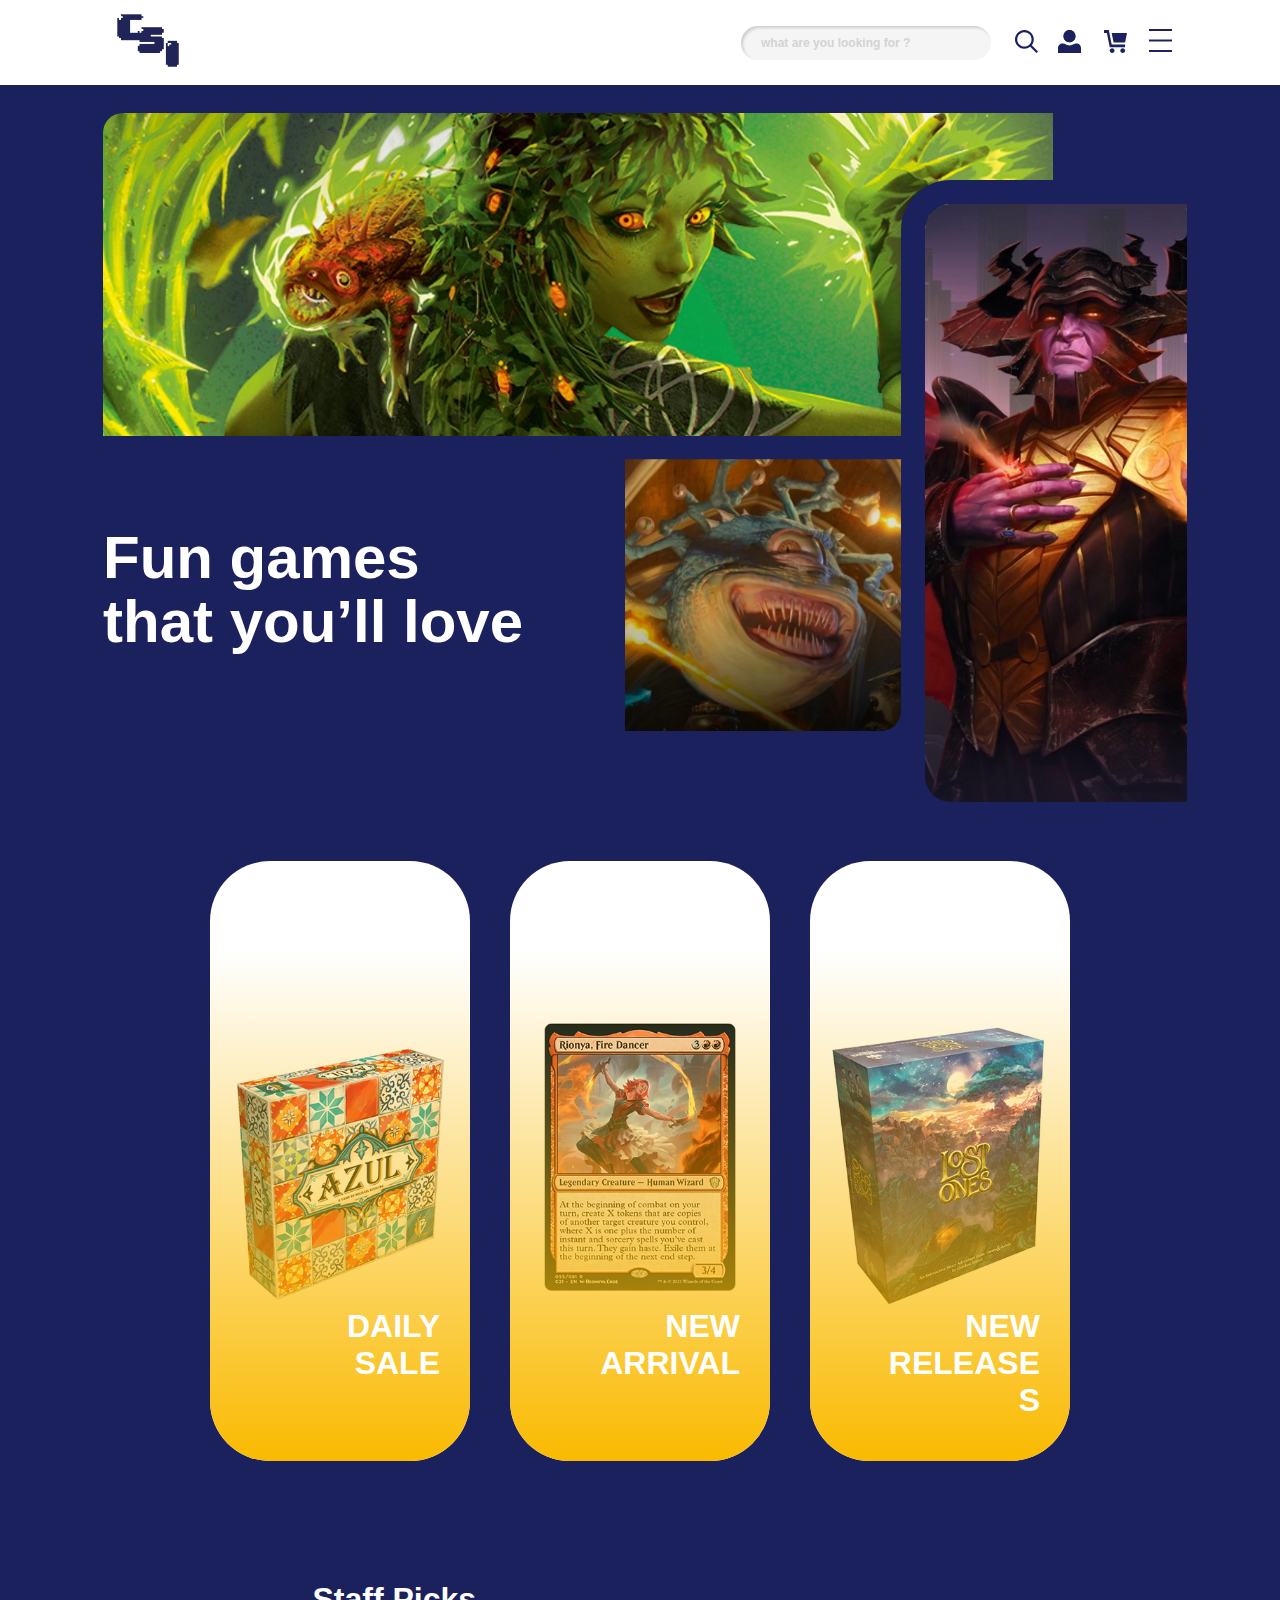
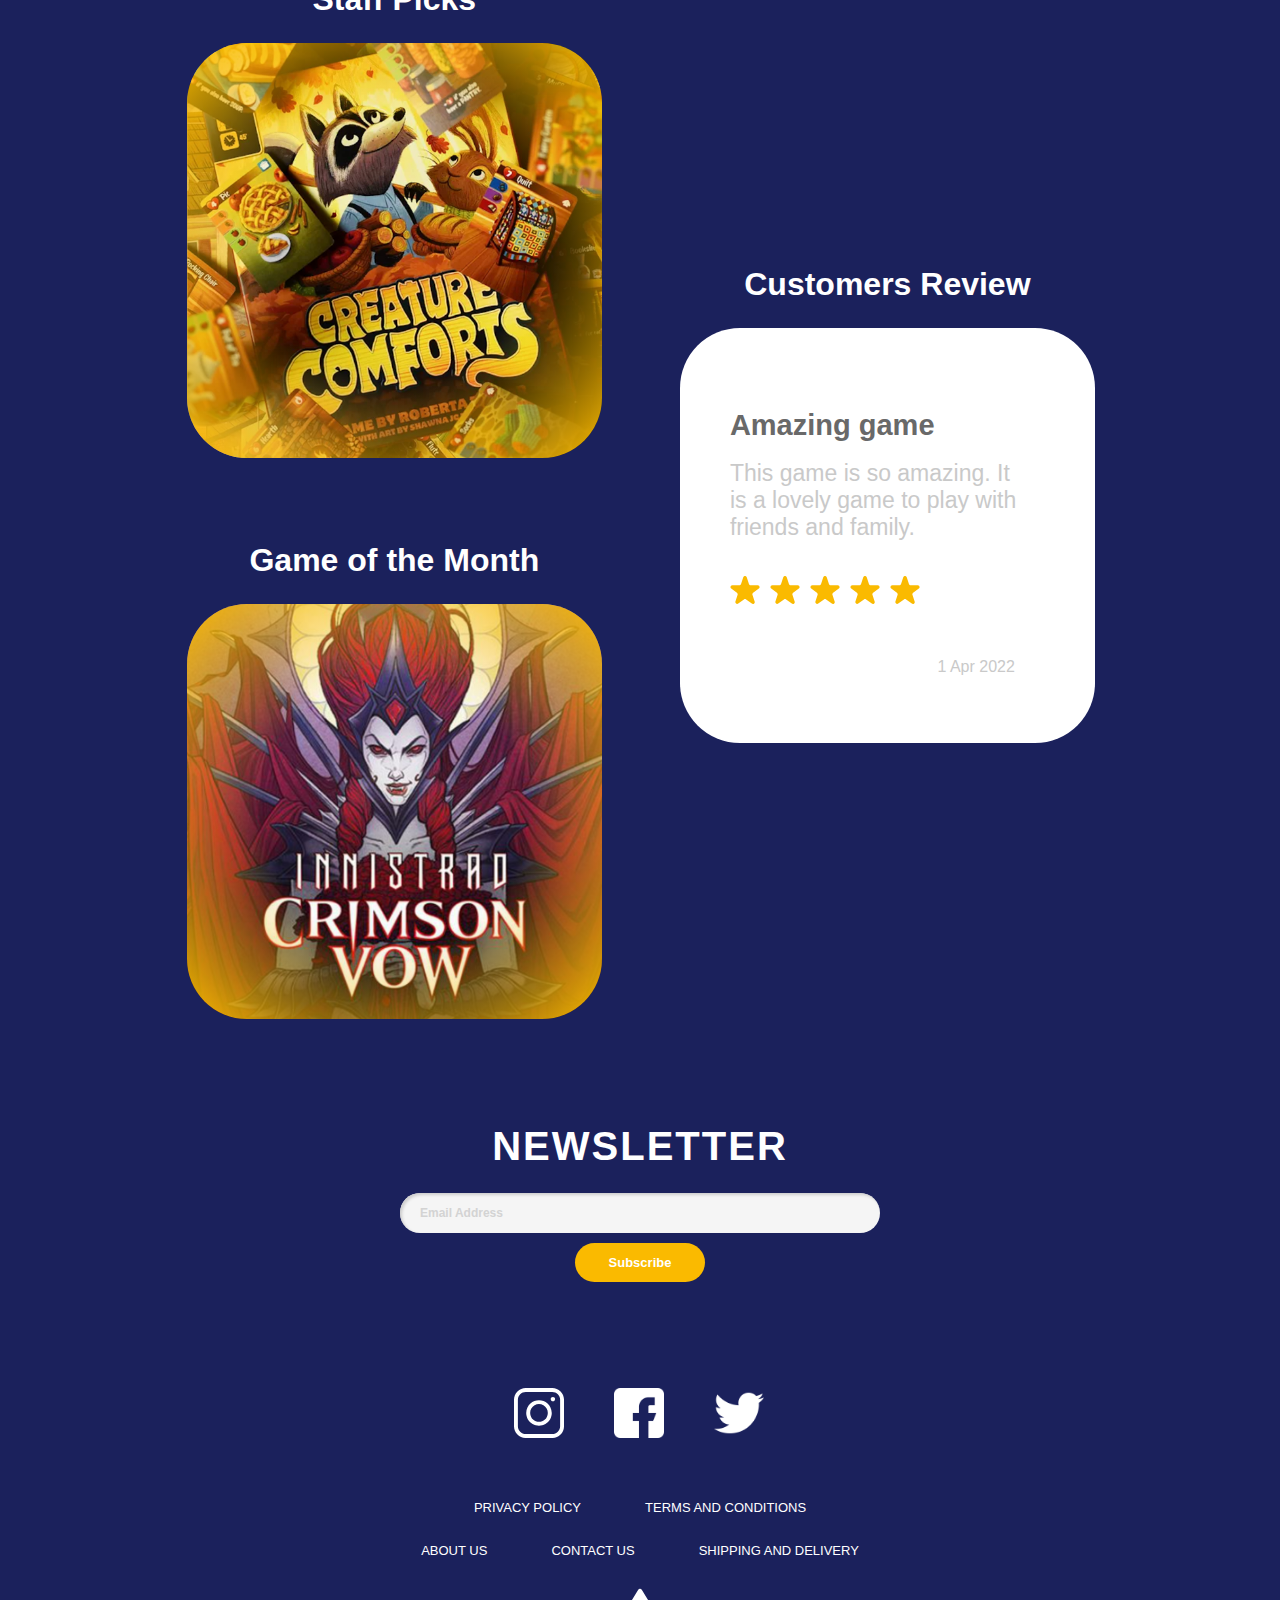
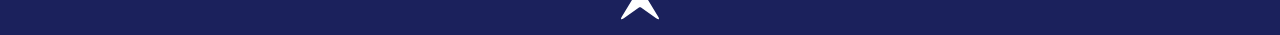
<file: index.html>
<!DOCTYPE html>
<html lang="en">

<head>
    <meta charset="UTF-8">
    <meta http-equiv="X-UA-Compatible" content="IE=edge">
    <meta name="viewport" content="width=device-width, initial-scale=1.0">
    <title>Document</title>
    <link rel="stylesheet" href="css-folder/homepage/main-homepage.css">

</head>

<body>
    <div class="header">
        <section id="header-content">
            <a href="index.html"><img src="img/logo.png" class="logo" alt=""></a>

            <nav>
                <ul id="navbar">
                    <li>
                        <div>
                            <form action="#" method="get" class="search-bar">
                                <input type="text" placeholder="what are you looking for ?" name="q">
                                <button type="submit"><img src="img/search.svg"></button>
                            </form>
                        </div>
                    </li>
                    <li>
                        <div class="login-button">
                            <button id="login-close-panel">
                                <i><img src="img/profile.svg" alt="" class="profile"></i>
                            </button>
                        </div>
                    </li>

                    <li>
                        <div class="cart-button">
                            <button id="open-panel">
                                <i><img src="img/cart.svg" alt="" class="cart"></i>
                            </button>
                        </div>
                    </li>
                    <li><a href="navigation.html"> <img src="img/hamburger icon.svg" alt="" class="hamburger-icon"></a>
                    </li>
                </ul>
            </nav>
        </section>
    </div>


    <section id="hero">
        <img src="img/homepage img_1.jpg" class="homepage_img_1" alt="">
        <div id="hero_1">
            <div>
                <p class="slogan_1"> Fun games </p>
                <p class="slogan_2"> that you’ll love </p>
            </div>
            <div id="homepage_img_2and3">
                <img src="img/homepage img_2.png" class="homepage_img_2" alt="">
                <img src="img/homepage img_3.jpg" class="homepage_img_3" alt="">
            </div>
        </div>



    </section>
    
    <section id="feature_1" class="section-p1">
        <div class="fe-box_1">

            <div class="parent_1" onclick="">
                <div class="child_1 bg-one"></div>
                <a href="#">
                    <h3>DAILY SALE</h3>
                </a>
            </div>

            <div class="parent_1" onclick="">
                <div class="child_1 bg-two"></div>
                <a href="#">
                    <h3>NEW ARRIVAL</h3>
                </a>
            </div>

            <div class="parent_1" onclick="">
                <div class="child_1 bg-three"></div>
                <a href="#">
                    <h3>NEW RELEASES</h3>
                </a>
            </div>
        </div>
    </section>

    <section id="feature_2" class="section-p2">
        <div class="fe-box_2_2">
            <div class="fe-box_2">
                <div class="staff_picks_with_title">
                    <h4>Staff Picks</h4>
                    <div class="parent_2" onclick="">
                        <div class="child_2 bg-one_1"></div>
                        <a href="#"></a>
                    </div>
                </div>

                <div class="game_of_the_month_with_title">
                    <h4>Game of the Month</h4>
                    <div class="parent_2" onclick="">
                        <div class="child_2 bg-two_2"></div>
                        <a href="#"></a>
                    </div>
                </div>
            </div>

            <div class="customers_review_with_title">
                <h4>Customers Review</h4>
                <div class="parent_3" onclick="">
                    <div class="child_3 amazing_game"></div>
                    <a href="#">
                        <div>
                            <h5>Amazing game</h5>
                            <p>This game is so amazing.
                                It is a lovely game to play
                                with friends and family.</p>
                            <section id="star">
                                <div>
                                    <ul>
                                        <li><img src="img/5star.svg" alt="" class="star"></li>
                                        <li><img src="img/5star.svg" alt="" class="star"></li>
                                        <li><img src="img/5star.svg" alt="" class="star"></li>
                                        <li><img src="img/5star.svg" alt="" class="star"></li>
                                        <li><img src="img/5star.svg" alt="" class="star"></li>
                                    </ul>
                                </div>
                            </section>
                            <h6>1 Apr 2022</h6>
                        </div>
                    </a>
                </div>
            </div>
        </div>
    </section>

    <section id="newsletter">
        <div class="newsletter_content">
            <h2>NEWSLETTER</h2>
            <form class="form_1">
                <input type="email" placeholder="Email Address" required>
                <button type="submit">Subscribe</button>
            </form>
        </div>
    </section>

    <section id="footer">
        <div>
            <ul id="footer_content">
                <li><a href="#"> <img src="img/instagram.svg" alt="" class="instagram"></a></li>
                <li><a href="#"> <img src="img/facebook.png" alt="" class="facebook"></a></li>
                <li><a href="#"> <img src="img/twitter.png" alt="" class="twitter"></a></li>
            </ul>
        </div>
    </section>

    <section id="footer_2">
        <div class="follow">
            <a href="#">PRIVACY POLICY</a>
            <a href="#">TERMS AND CONDITIONS</a>
        </div>
    </section>

    <section id="footer_2">
        <div class="follow">
            <a href="#">ABOUT US</a>
            <a href="#">CONTACT US</a>
            <a href="#">SHIPPING AND DELIVERY</a>
        </div>
    </section>

    <div class="btt">
        <section id="back_to_top">
            <button id="back_to_top_button">
                <i class="material-icon"><img src="img/arrow.svg" alt="" class=""></i>
            </button>
        </section>
    </div>

    <div class="whole-cart-panel">
        <div class="cart-panel-background"></div>

        <div class="cart-panel">
            <div class="cart-header">
                <button id="close-panel">
                    <i><img src="img/x mark.svg" alt=""></i>
                </button>
            </div>

            <div class="cart-content">
                <div class="products">
                    <div class="product">
                        <div>
                            <img src="img/img_productlists/product 5.png" alt="" class="image">
                        </div>

                        <div class="product-info">
                            <span>7 Summits</span>
                            <div class="price">
                                <p class="price_before">$29.95</p>
                                <p class="price_after">$21.99</p>
                            </div>
                            <div class="numberofitem">
                                <button id="minus">−</button>
                                <input type="number" value="1" id="input" name="test_name" min="0">
                                <button id="plus">+</button>
                            </div>
                            <button class="remove-btn">REMOVE</button>
                        </div>
                    </div>
                </div>

                <p class="total-price">Subtotal: $21.99</p>

                <div class="checkout-button">
                    <button id="login-open-panel" class="checkout">Checkout</button>
                </div>
            </div>
        </div>
    </div>

    <div class="whole-login-panel">
        <div class="login-panel-background"></div>

        <div class="login-panel">
            <div class="login-content">
                <h1>Login</h1>
                <form action="checkout-1-address-info.html" method="get">
                    <div class="txt_field">
                        <label>Email Address</label>
                        <input type="text" required placeholder="Email Address">
                    </div>
                    <div class="txt_field">
                        <label>Password</label>
                        <input type="password" required placeholder="Password">
                    </div>

                    <div class="pass">Forgot your password?</div>

                    <div class="checkbox">
                        <label class="switch">
                            <input type="checkbox">
                            <span class="slider"></span>
                        </label>
                        <p class="remember">Remember my email</p>
                    </div>

                    <input type="submit" value="Login">

                    <div class="signup_link">
                        <a href="#">Register now</a>
                    </div>
                </form>
            </div>
        </div>
    </div>

    <script src="javascript-folder/homepage.js"></script>
</body>

</html>
</file>
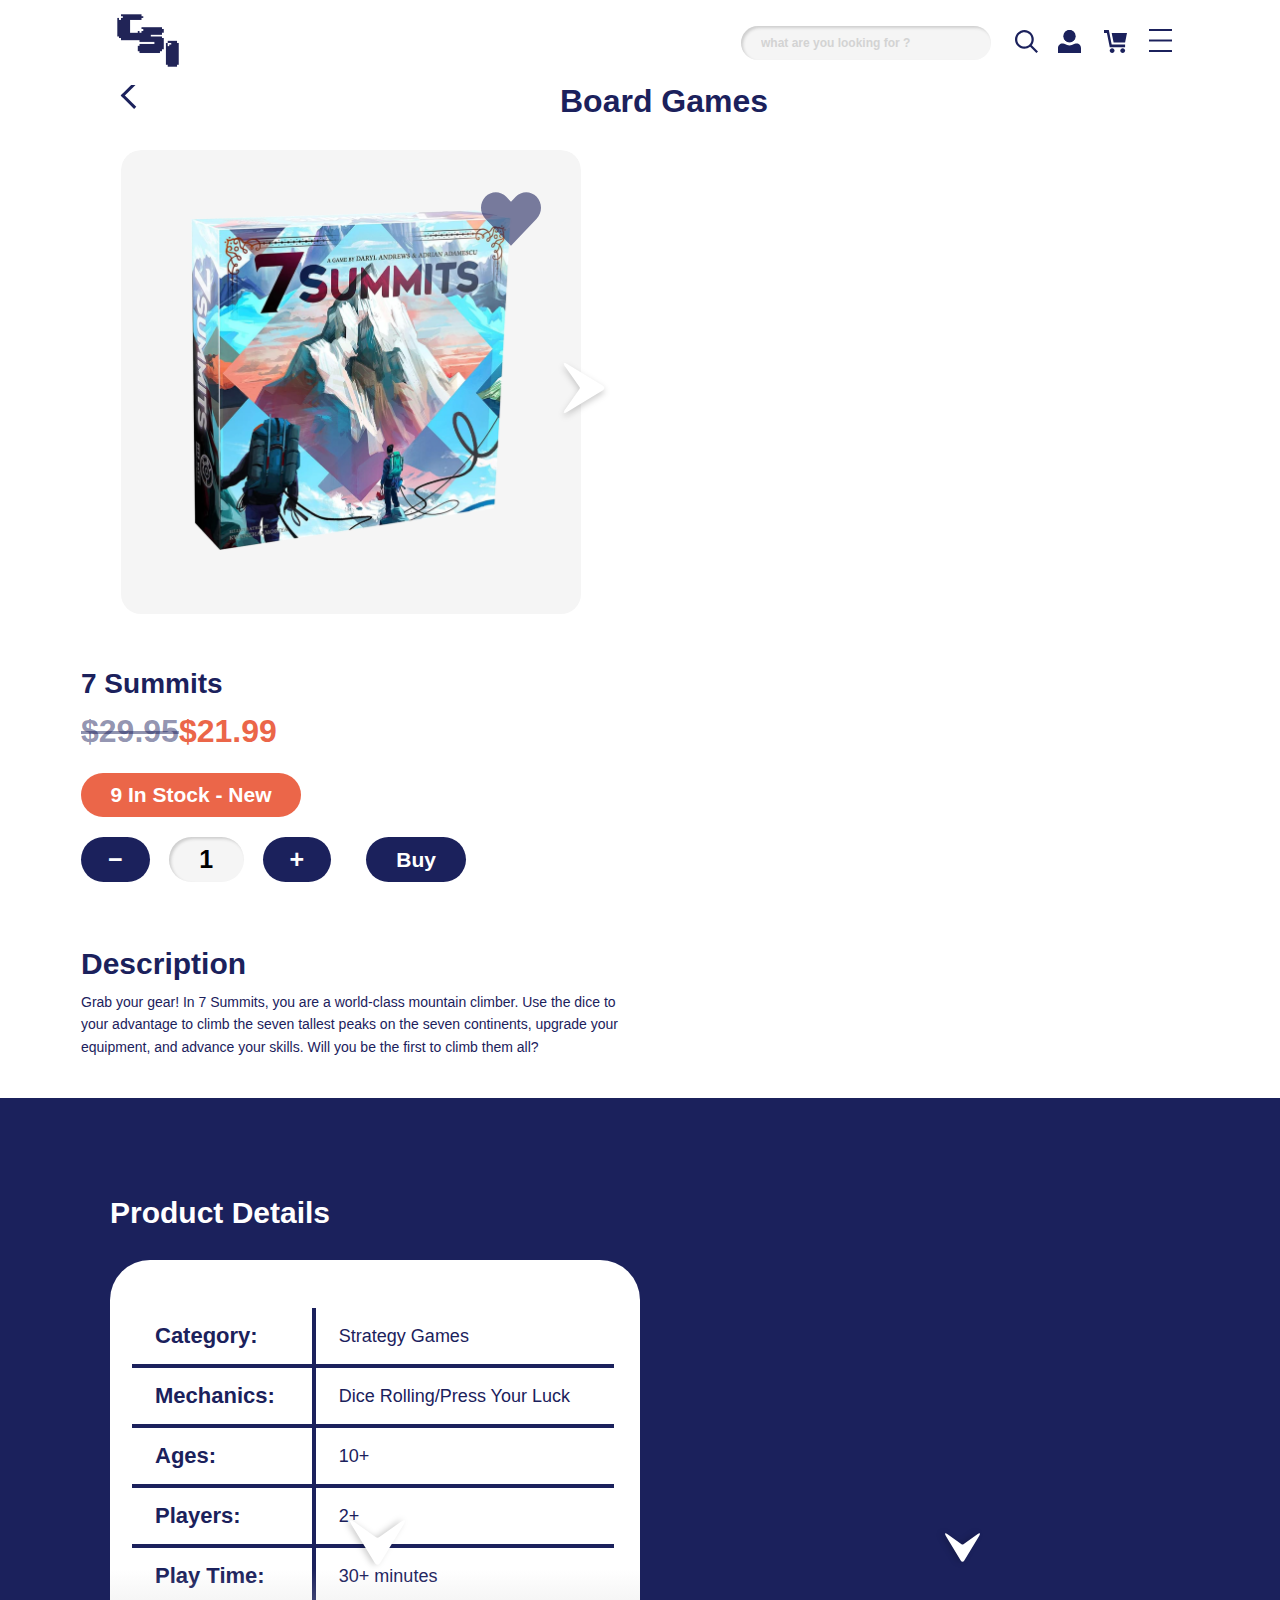
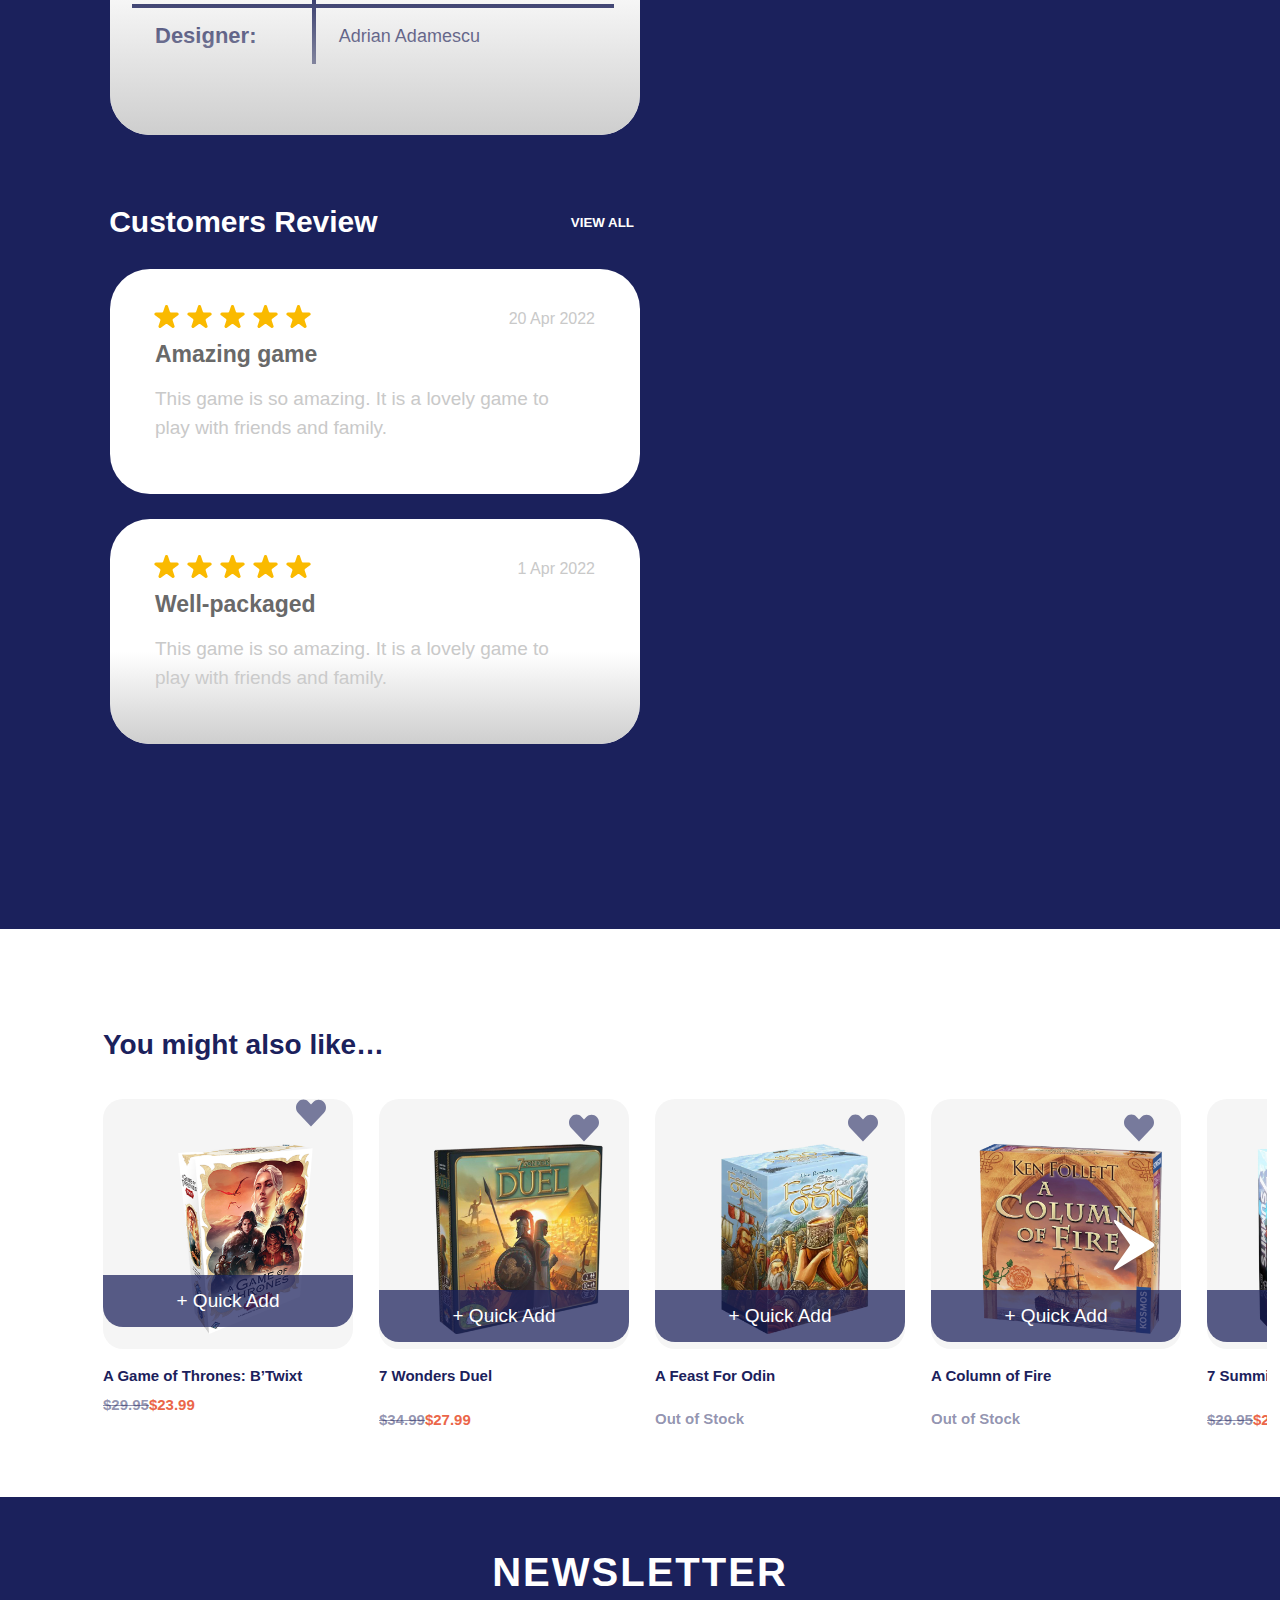
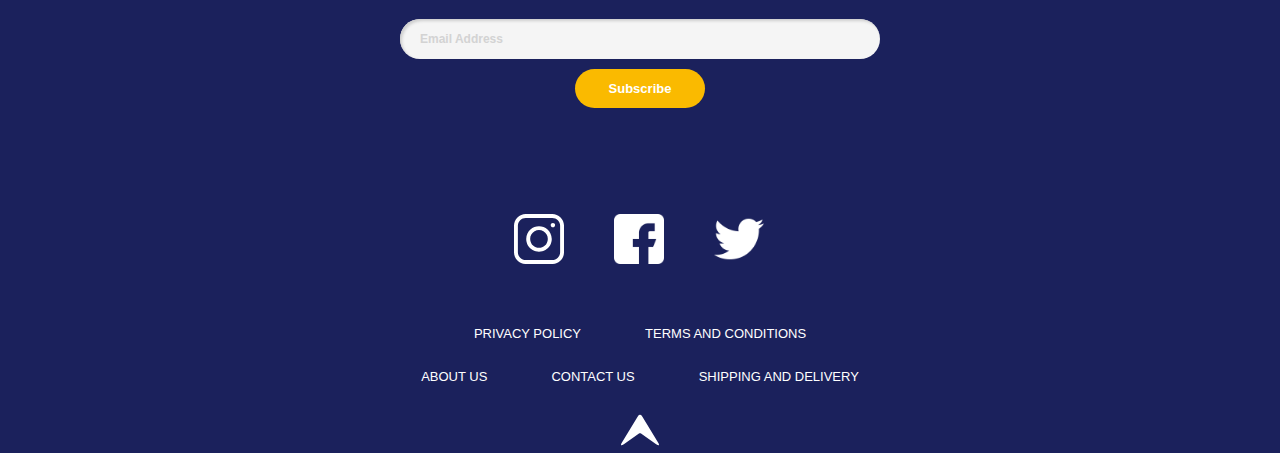
<file: 7-Summits-product-page.html>
<!DOCTYPE html>
<html lang="en">

<head>
    <meta charset="UTF-8">
    <meta http-equiv="X-UA-Compatible" content="IE=edge">
    <meta name="viewport" content="width=device-width, initial-scale=1.0">
    <title>7 Summits product page</title>
    <link rel="stylesheet" href="css-folder/7SummitsProductPage/main-7-Summits-product-page1.css">
</head>

<body>
    <div class="header">
        <section id="header-content">
            <a href="index.html"><img src="img/logo.png" class="logo" alt=""></a>

            <nav>
                <ul id="navbar">
                    <li>
                        <div>
                            <form action="#" method="get" class="search-bar">
                                <input type="text" placeholder="what are you looking for ?" name="q">
                                <button type="submit"><img src="img/search.svg"></button>
                            </form>
                        </div>
                    </li>
                    <li>
                        <div class="login-button">
                            <button id="login-close-panel">
                                <i><img src="img/profile.svg" alt="" class="profile"></i>
                            </button>
                        </div>
                    </li>

                    <li>
                        <div class="cart-button">
                            <button id="open-panel">
                                <i class="bi bi-cart2"><img src="img/cart.svg" alt="" class="cart"></i>
                            </button>
                        </div>
                    </li>
                    <li><a href="navigation.html"> <img src="img/hamburger icon.svg" alt="" class="hamburger-icon"></a>
                    </li>
                </ul>
            </nav>
        </section>
    </div>

    <section class="section-p1">
        <div class="title_section">
            <button><a href="board-games-product-lists.html"><img src="img/back to previous page.svg" alt="" class="back"></a></button>
            <h1>Board Games</h1>
        </div>
    </section>

    <section class="container singleproduct">
        <div class="row section-p3">
            <div>
                <div class="box-container_1">
                    <div class="box_1">
                        <div class="image">
                            <img src="img/img_productlists/product 5.png" alt="">
                        </div>

                        <div class="overlay_heartt">
                            <a href="#"><img src="img/img_productlists/heart.svg" alt=""></a>
                        </div>
                    </div>

                    <div class="overlay_arrow">
                        <a href="#"><img src="img/arrow.svg" alt=""></a>
                    </div>
                </div>
            </div>

            <div class="about-product">
                <h3>7 Summits</h3>
                <div class="price">
                    <p class="price_before">$29.95</p>
                    <p class="price_after">$21.99</p>
                </div>
                <p class="stock">9 In Stock - New</p>
                <div class="number-buy-btn">
                    <div class="numberofitemtobuy">
                        <button id="minus1">−</button>
                        <input type="number" value="1" id="input1" name="test_name" min="0">
                        <button id="plus1">+</button>
                    </div>
                    <button id="buy-panel" class="buy-btn">Buy</button>
                </div>
                <p class="description">Description</p>
                <p class="description_text">Grab your gear! In 7 Summits, you are a world-class
                    mountain climber. Use the dice to your advantage to
                    climb the seven tallest peaks on the seven continents,
                    upgrade your equipment, and advance your skills.
                    Will you be the first to climb them all?</p>
            </div>
        </div>

    </section>

    <section id="detailandreview">
        <div class="row">
            <div class="product_detail">
                <h3>Product Details</h3>
                <div class="product-detail-dropdown">
                    <div class="detial">
                        <table>
                            <tbody>
                                <tr>
                                    <td class="table_top">Category:</td>
                                    <td class="table_top info">Strategy Games</td>
                                </tr>
                                <tr>
                                    <td>Mechanics:</td>
                                    <td class="info">Dice Rolling/Press Your Luck</td>
                                </tr>
                                <tr>
                                    <td>Ages:</td>
                                    <td class="info">10+</td>
                                </tr>
                                <tr>
                                    <td>Players:</td>
                                    <td class="info">2+</td>
                                </tr>
                                <tr>
                                    <td>Play Time:</td>
                                    <td class="info">30+ minutes</td>
                                </tr>
                                <tr>
                                    <td class="table_bottom">Designer:</td>
                                    <td class="table_bottom info">Adrian Adamescu</td>
                                </tr>
                            </tbody>
                        </table>
                    </div>

                    <div class="product-detail-gradient"></div>
                    <div>
                        <i class="product-detail-dropdown-arrow"><img src="img/arrow.svg" alt=""></i>
                    </div>
                </div>
            </div>

            <div class="customer_review">
                <div class="product_customer_review">
                    <div class="review_viewall">
                        <h3>Customers Review</h3>
                        <button>
                            <p class="view_all">VIEW ALL</p>
                        </button>
                    </div>
                    <div class="review_box">
                        <div class="amazing_game">
                            <div class="star_section">
                                <section id="star">
                                    <div>
                                        <ul>
                                            <li><img src="img/5star.svg" alt="" class="star"></li>
                                            <li><img src="img/5star.svg" alt="" class="star"></li>
                                            <li><img src="img/5star.svg" alt="" class="star"></li>
                                            <li><img src="img/5star.svg" alt="" class="star"></li>
                                            <li><img src="img/5star.svg" alt="" class="star"></li>
                                        </ul>
                                    </div>
                                </section>
                                <p class="customer_review_date">20 Apr 2022</p>
                            </div>
                            <p class="customer_review_title">Amazing game</p>
                            <p class="des">This game is so amazing.
                                It is a lovely game to play
                                with friends and family.</p>
                        </div>


                        <div class="amazing_game well-packaged">

                            <div class="star_section">
                                <section id="star">
                                    <div>
                                        <ul>
                                            <li><img src="img/5star.svg" alt="" class="star"></li>
                                            <li><img src="img/5star.svg" alt="" class="star"></li>
                                            <li><img src="img/5star.svg" alt="" class="star"></li>
                                            <li><img src="img/5star.svg" alt="" class="star"></li>
                                            <li><img src="img/5star.svg" alt="" class="star"></li>
                                        </ul>
                                    </div>
                                </section>
                                <p class="customer_review_date">1 Apr 2022</p>
                            </div>
                            <p class="customer_review_title">Well-packaged</p>

                            <p class="des">This game is so amazing.
                                It is a lovely game to play
                                with friends and family.</p>
                        </div>
                        <div class="product_customer_review-dropdown">
                            <div class="product_customer_review-gradient"></div>
                            <div>
                                <i class="product_customer_review-dropdown-arrow"><img src="img/arrow.svg" alt=""></i>
                            </div>
                        </div>
                    </div>
                </div>
            </div>
    </section>

    <section id="you_might_also_like" class="section-p2">
        <h3>You might also like…</h3>
        <section id="list">
            <div class="list_box">
                <div class="product">
                    <section id="'product_list">
                        <div class="box-container" class="_111">
                            <div class="box">
                                <a href="#">
                                    <div class="image">
                                        <img src="img/img_productlists/product 1.png" alt="">
                                    </div>
                                    <div class="info">
                                        <h3 class="title">A Game of Thrones: B’Twixt</h3>
                                        <div class="price">
                                            <h4 class="price_before">$29.95</h4>
                                            <h5 class="price_after">$23.99</h5>
                                        </div>
                                    </div>
                                </a>

                                <div class="overlay_heart">
                                    <a href="#"><img src="img/img_productlists/heart.svg" alt=""></a>
                                </div>

                                <div class="overlay">
                                    <a href="#">
                                        <h6 class="quick_add">+ Quick Add</h6>
                                    </a>
                                </div>

                            </div>






                            <div class="box">
                                <a href="#">
                                    <div class="image">
                                        <img src="img/img_productlists/product 2.png" alt="">
                                    </div>
                                    <div class="info">
                                        <h3 class="title">7 Wonders Duel</h3>
                                        <div class="price_3">
                                            <h4 class="price_before">$34.99</h4>
                                            <h5 class="price_after">$27.99</h5>
                                        </div>
                                    </div>
                                </a>

                                <div class="overlay_heart_3">
                                    <a href="#"><img src="img/img_productlists/heart.svg" alt=""></a>
                                </div>

                                <div class="overlay_3">
                                    <a href="#">
                                        <h6 class="quick_add">+ Quick Add</h6>
                                    </a>
                                </div>

                            </div>





                            <div class="box">
                                <a href="#">
                                    <div class="image">
                                        <img src="img/img_productlists/product 3.png" alt="">
                                    </div>

                                    <div class="info">
                                        <h3 class="title">A Feast For Odin</h3>
                                        <div class="price_4">
                                            <p class="out_of_stock">Out of Stock</p>
                                        </div>
                                    </div>
                                </a>

                                <div class="overlay_heart_1">
                                    <a href="#"><img src="img/img_productlists/heart.svg" alt=""></a>
                                </div>

                                <div class="overlay_1">
                                    <a href="#">
                                        <h6 class="quick_add">+ Quick Add</h6>
                                    </a>
                                </div>
                            </div>






                            <div class="box">
                                <a href="#">
                                    <div class="image">
                                        <img src="img/img_productlists/product 4.png" alt="">
                                    </div>

                                    <div class="info">
                                        <h3 class="title">A Column of Fire</h3>
                                        <div class="price_4">
                                            <p class="out_of_stock">Out of Stock</p>
                                        </div>
                                    </div>
                                </a>
                                <div class="overlay_heart_1">
                                    <a href="#"><img src="img/img_productlists/heart.svg" alt=""></a>
                                </div>

                                <div class="overlay_1">
                                    <a href="#">
                                        <h6 class="quick_add">+ Quick Add</h6>
                                    </a>
                                </div>
                            </div>






                            <div class="box">
                                <a href="7-Summits-product-page.html">
                                    <div class="image">
                                        <img src="img/img_productlists/product 5.png" alt="">
                                    </div>

                                    <div class="info">
                                        <h3 class="title">7 Summits</h3>
                                        <div class="price_3">
                                            <h4 class="price_before">$29.95</h4>
                                            <h5 class="price_after">$21.99</h5>
                                        </div>
                                    </div>
                                </a>
                                <div class="overlay_heart_3">
                                    <a href="#"><img src="img/img_productlists/heart.svg" alt=""></a>
                                </div>

                                <div class="overlay_3">
                                    <a href="#">
                                        <h6 class="quick_add">+ Quick Add</h6>
                                    </a>
                                </div>
                            </div>





                            <div class="box">
                                <a href="#">
                                    <div class="image">
                                        <img src="img/img_productlists/product 6.png" alt="">
                                    </div>

                                    <div class="info">
                                        <h3 class="title">7 Souls</h3>
                                        <div class="price_4">
                                            <p class="out_of_stock">Out of Stock</p>
                                        </div>
                                    </div>
                                </a>
                                <div class="overlay_heart_1">
                                    <a href="#"><img src="img/img_productlists/heart.svg" alt=""></a>
                                </div>

                                <div class="overlay_1">
                                    <a href="#">
                                        <h6 class="quick_add">+ Quick Add</h6>
                                    </a>
                                </div>
                            </div>





                            <div class="box">
                                <a href="#">
                                    <div class="image">
                                        <img src="img/img_productlists/product 7.png" alt="">
                                    </div>

                                    <div class="info_2">
                                        <h3 class="title">A Game of Thrones Board Game: Mother of Dragons Expansion</h3>
                                        <div class="price_5">
                                            <p class="out_of_stock">Out of Stock</p>
                                        </div>
                                    </div>
                                </a>
                                <div class="overlay_heart_2">
                                    <a href="#"><img src="img/img_productlists/heart.svg" alt=""></a>
                                </div>

                                <div class="overlay_2">
                                    <a href="#">
                                        <h6 class="quick_add">+ Quick Add</h6>
                                    </a>
                                </div>
                            </div>






                            <div class="box">
                                <a href="#">
                                    <div class="image">
                                        <img src="img/img_productlists/product 8.png" alt="">
                                    </div>

                                    <div class="info">
                                        <h3 class="title">50 Clues: The Fate of Leopold</h3>
                                        <div class="price">
                                            <h4 class="price_before">$24.99</h4>
                                            <h5 class="price_after">$18.99</h5>
                                        </div>
                                    </div>
                                </a>
                                <div class="overlay_heart">
                                    <a href="#"><img src="img/img_productlists/heart.svg" alt=""></a>
                                </div>

                                <div class="overlay">
                                    <a href="#">
                                        <h6 class="quick_add">+ Quick Add</h6>
                                    </a>
                                </div>
                            </div>



                            <div>
                                <i class="arrow"><img src="img/arrow.svg" alt=""></i>
                            </div>
                        </div>

                    </section>

                </div>
            </div>
        </section>
    </section>

    <section class="footer part">
        <section id="newsletter">
            <div class="newsletter_content">
                <h2>NEWSLETTER</h2>
                <form class="form_1">
                    <input type="email" placeholder="Email Address" required>
                    <button type="submit">Subscribe</button>
                </form>
            </div>
        </section>

        <div>
            <section id="footer" class="section-p4">
                <div>
                    <ul id="footer_content">
                        <li><a href="#"> <img src="img/instagram.svg" alt="" class="instagram"></a></li>
                        <li><a href="#"> <img src="img/facebook.png" alt="" class="facebook"></a></li>
                        <li><a href="#"> <img src="img/twitter.png" alt="" class="twitter"></a></li>
                    </ul>
                </div>
            </section>

            <section id="footer_2" class="section-p4">
                <div class="follow">
                    <a href="#">PRIVACY POLICY</a>
                    <a href="#">TERMS AND CONDITIONS</a>
                </div>
            </section>

            <section id="footer_2" class="section-p4">
                <div class="follow">
                    <a href="#">ABOUT US</a>
                    <a href="#">CONTACT US</a>
                    <a href="#">SHIPPING AND DELIVERY</a>
                </div>
            </section>

            <div class="btt">
                <section id="back_to_top">
                    <button id="back_to_top_button">
                        <i class="material-icon"><img src="img/arrow.svg" alt="" class=""></i>
                    </button>
                </section>
            </div>

    </section>

    <div class="whole-cart-panel">
        <div class="cart-panel-background"></div>

        <div class="cart-panel">
            <div class="cart-header">
                <button id="close-panel">
                    <i><img src="img/x mark.svg" alt=""></i>
                </button>
            </div>

            <div class="cart-content">
                <div class="products">
                    <div class="product-in-cart">
                        <div>
                            <img src="img/img_productlists/product 5.png" alt="" class="image">
                        </div>

                        <div class="product-info">
                            <span>7 Summits</span>
                            <div class="price">
                                <p class="price_before-in-cart">$29.95</p>
                                <p class="price_after-in-cart">$21.99</p>
                            </div>
                            <div class="numberofitem">
                                <button id="minus">−</button>
                                <input type="number" value="1" id="input" name="test_name" min="0">
                                <button id="plus">+</button>
                            </div>
                            <button class="remove-btn">REMOVE</button>
                        </div>
                    </div>
                </div>

                <p class="total-price">Subtotal: $21.99</p>
                
                <div class="checkout-button">
                    <button id="login-open-panel" class="checkout">Checkout</button>
                </div>
            </div>
        </div>
    </div>

    <div class="whole-login-panel">
        <div class="login-panel-background"></div>

        <div class="login-panel">
            <div class="login-content">
                <h1>Login</h1>
                <form action= "checkout-1-address-info.html" method="get">
                    <div class="txt_field">
                        <label>Email Address</label>
                        <input type="text" required placeholder="Email Address">
                    </div>
                    <div class="txt_field">
                        <label>Password</label>
                        <input type="password" required placeholder="Password">
                    </div>

                    <div class="pass">Forgot your password?</div>

                    <div class="checkbox">
                        <label class="switch">
                            <input type="checkbox">
                            <span class="slider"></span>
                        </label>
                        <p class="remember">Remember my email</p>
                    </div>

                        <input type="submit" value="Login">

                    <div class="signup_link">
                        <a href="#">Register now</a>
                    </div>
                </form>
            </div>
        </div>
    </div>

    <script src="javascript-folder/7-Summits-product-page.js"></script>
</body>

</html>
</file>
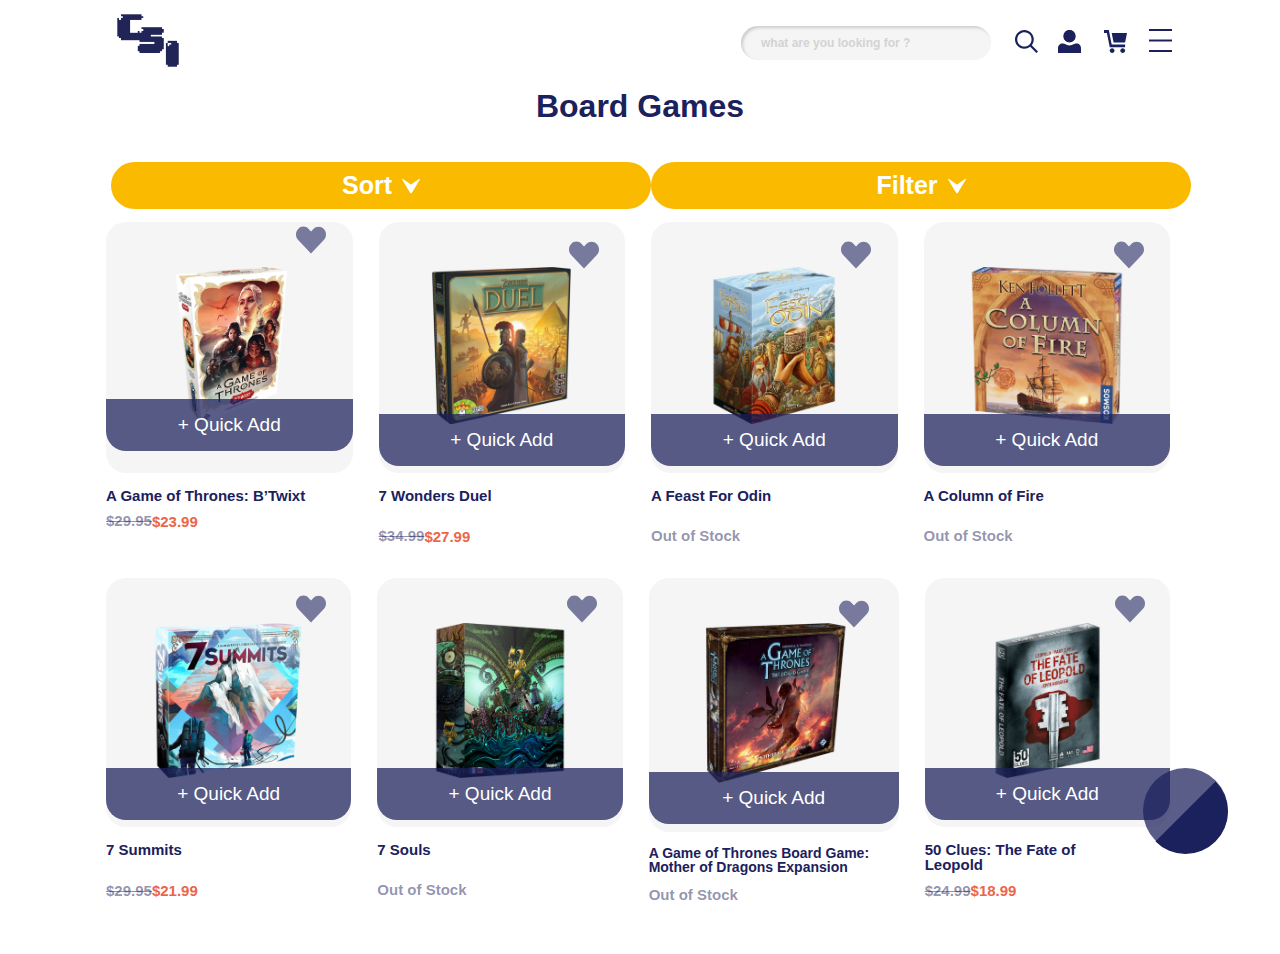
<file: board-games-product-lists.html>
<!DOCTYPE html>
<html lang="en">

<head>
    <meta charset="UTF-8">
    <meta http-equiv="X-UA-Compatible" content="IE=edge">
    <meta name="viewport" content="width=device-width, initial-scale=1.0">
    <title>product lists</title>
    <link rel="stylesheet" href="css-folder/BoardGamesProductLists/main-productlists.css">
</head>

<body>
    <div class="header">
        <section id="header-content">
            <a href="index.html"><img src="img/logo.png" class="logo" alt=""></a>

            <nav>
                <ul id="navbar">
                    <li>
                        <div>
                            <form action="#" method="get" class="search-bar">
                                <input type="text" placeholder="what are you looking for ?" name="q">
                                <button type="submit"><img src="img/search.svg"></button>
                            </form>
                        </div>
                    </li>
                    <li>
                        <div class="login-button">
                            <button id="login-close-panel">
                                <i><img src="img/profile.svg" alt="" class="profile"></i>
                            </button>
                        </div>
                    </li>

                    <li>
                        <div class="cart-button">
                            <button id="open-panel">
                                <i class="bi bi-cart2"><img src="img/cart.svg" alt="" class="cart"></i>
                            </button>
                        </div>
                    </li>
                    <li><a href="navigation.html"> <img src="img/hamburger icon.svg" alt="" class="hamburger-icon"></a>
                    </li>
                </ul>
            </nav>
        </section>
    </div>

    <div id="title" class="section-p1">
        <p class="board_games">Board Games</p>
    </div>

    <section id="sort_and_filter" class="section-p2">
        <div class="sort_and_filter_condition">
            <button id="sort_and_filter_button">
                <p class="sortfilter">Sort</p><img src="img/img_productlists/arrow.svg" alt="">
            </button>
        </div>

        <div class="sort_and_filter_condition">
            <button id="sort_and_filter_button">
                <p class="sortfilter">Filter</p><img src="img/img_productlists/arrow.svg" alt="">
            </button>
        </div>
    </section>

    <section id="list">
        <div class="list_box">
            <div class="count">
                <section id="count_icon">

                    <div class="number_of_item">
                        <p></p>
                    </div>
                    <div class="overlay_total_number_of_item">
                    </div>
                    <div class="overlay_total_number_of_item_1">
                        <p></p>
                    </div>
                </section>
            </div>

            <div class="product">
                <section id="'product_list" class="list_section">
                    <div class="box-container">
                        <div class="box">
                            <a href="#">
                                <div class="image">
                                    <img src="img/img_productlists/product 1.png" alt="">
                                </div>
                                <div class="info">
                                    <h3 class="title">A Game of Thrones: B’Twixt</h3>
                                    <div class="price">
                                        <h4 class="price_before">$29.95</h4>
                                        <h5 class="price_after">$23.99</h5>
                                    </div>
                                </div>
                            </a>

                            <div class="overlay_heart">
                                <a href="#"><img src="img/img_productlists/heart.svg" alt=""></a>
                            </div>

                            <div class="overlay">
                                <a href="#">
                                    <h6 class="quick_add">+ Quick Add</h6>
                                </a>
                            </div>

                        </div>






                        <div class="box">
                            <a href="#">
                                <div class="image">
                                    <img src="img/img_productlists/product 2.png" alt="">
                                </div>
                                <div class="info">
                                    <h3 class="title">7 Wonders Duel</h3>
                                    <div class="price_3">
                                        <h4 class="price_before">$34.99</h4>
                                        <h5 class="price_after">$27.99</h5>
                                    </div>
                                </div>
                            </a>

                            <div class="overlay_heart_3">
                                <a href="#"><img src="img/img_productlists/heart.svg" alt=""></a>
                            </div>

                            <div class="overlay_3">
                                <a href="#">
                                    <h6 class="quick_add">+ Quick Add</h6>
                                </a>
                            </div>

                        </div>





                        <div class="box">
                            <a href="#">
                                <div class="image">
                                    <img src="img/img_productlists/product 3.png" alt="">
                                </div>

                                <div class="info">
                                    <h3 class="title">A Feast For Odin</h3>
                                    <div class="price_4">
                                        <p class="out_of_stock">Out of Stock</p>
                                    </div>
                                </div>
                            </a>

                            <div class="overlay_heart_1">
                                <a href="#"><img src="img/img_productlists/heart.svg" alt=""></a>
                            </div>

                            <div class="overlay_1">
                                <a href="#">
                                    <h6 class="quick_add">+ Quick Add</h6>
                                </a>
                            </div>
                        </div>






                        <div class="box">
                            <a href="#">
                                <div class="image">
                                    <img src="img/img_productlists/product 4.png" alt="">
                                </div>

                                <div class="info">
                                    <h3 class="title">A Column of Fire</h3>
                                    <div class="price_4">
                                        <p class="out_of_stock">Out of Stock</p>
                                    </div>
                                </div>
                            </a>
                            <div class="overlay_heart_1">
                                <a href="#"><img src="img/img_productlists/heart.svg" alt=""></a>
                            </div>

                            <div class="overlay_1">
                                <a href="#">
                                    <h6 class="quick_add">+ Quick Add</h6>
                                </a>
                            </div>
                        </div>






                        <div class="box">
                            <a href="7-Summits-product-page.html">
                                <div class="image">
                                    <img src="img/img_productlists/product 5.png" alt="">
                                </div>

                                <div class="info">
                                    <h3 class="title">7 Summits</h3>
                                    <div class="price_3">
                                        <h4 class="price_before">$29.95</h4>
                                        <h5 class="price_after">$21.99</h5>
                                    </div>
                                </div>
                            </a>
                            <div class="overlay_heart_3">
                                <a href="#"><img src="img/img_productlists/heart.svg" alt=""></a>
                            </div>

                            <div class="overlay_3">
                                <a href="#">
                                    <h6 class="quick_add">+ Quick Add</h6>
                                </a>
                            </div>
                        </div>





                        <div class="box">
                            <a href="#">
                                <div class="image">
                                    <img src="img/img_productlists/product 6.png" alt="">
                                </div>

                                <div class="info">
                                    <h3 class="title">7 Souls</h3>
                                    <div class="price_4">
                                        <p class="out_of_stock">Out of Stock</p>
                                    </div>
                                </div>
                            </a>
                            <div class="overlay_heart_1">
                                <a href="#"><img src="img/img_productlists/heart.svg" alt=""></a>
                            </div>

                            <div class="overlay_1">
                                <a href="#">
                                    <h6 class="quick_add">+ Quick Add</h6>
                                </a>
                            </div>
                        </div>





                        <div class="box">
                            <a href="#">
                                <div class="image">
                                    <img src="img/img_productlists/product 7.png" alt="">
                                </div>

                                <div class="info_2">
                                    <h3 class="title">A Game of Thrones Board Game: Mother of Dragons Expansion</h3>
                                    <div class="price_5">
                                        <p class="out_of_stock">Out of Stock</p>
                                    </div>
                                </div>
                            </a>
                            <div class="overlay_heart_2">
                                <a href="#"><img src="img/img_productlists/heart.svg" alt=""></a>
                            </div>

                            <div class="overlay_2">
                                <a href="#">
                                    <h6 class="quick_add">+ Quick Add</h6>
                                </a>
                            </div>
                        </div>






                        <div class="box">
                            <a href="#">
                                <div class="image">
                                    <img src="img/img_productlists/product 8.png" alt="">
                                </div>

                                <div class="info">
                                    <h3 class="title">50 Clues: The Fate of Leopold</h3>
                                    <div class="price">
                                        <h4 class="price_before">$24.99</h4>
                                        <h5 class="price_after">$18.99</h5>
                                    </div>
                                </div>
                            </a>
                            <div class="overlay_heart">
                                <a href="#"><img src="img/img_productlists/heart.svg" alt=""></a>
                            </div>

                            <div class="overlay">
                                <a href="#">
                                    <h6 class="quick_add">+ Quick Add</h6>
                                </a>
                            </div>
                        </div>
                    </div>
                </section>
            </div>
        </div>
    </section>

    <div class="whole-cart-panel">
        <div class="cart-panel-background"></div>

        <div class="cart-panel">
            <div class="cart-header">
                <button id="close-panel">
                    <i><img src="img/x mark.svg" alt=""></i>
                </button>
            </div>

            <div class="cart-content">
                <div class="products">
                    <div class="product-in-cart">
                        <div class="image">
                            <img src="img/img_productlists/product 5.png" alt="">
                        </div>

                        <div class="product-info">
                            <span>7 Summits</span>
                            <div class="price">
                                <p class="price_before-in-cart">$29.95</p>
                                <p class="price_after-in-cart">$21.99</p>
                            </div>
                            <div class="numberofitem">
                                <button id="minus">−</button>
                                <input type="number" value="1" id="input" name="test_name" min="0">
                                <button id="plus">+</button>
                            </div>
                            <button class="remove-btn">REMOVE</button>
                        </div>
                    </div>
                </div>

                <p class="total-price">Subtotal: $21.99</p>
                
                <div class="checkout-button">
                    <button id="login-open-panel" class="checkout">Checkout</button>
                </div>
            </div>
        </div>
    </div>

    <div class="whole-login-panel">
        <div class="login-panel-background"></div>

        <div class="login-panel">
            <div class="login-content">
                <h1>Login</h1>
                <form action= "checkout-1-address-info.html" method="get">
                    <div class="txt_field">
                        <label>Email Address</label>
                        <input type="text" required placeholder="Email Address">
                    </div>
                    <div class="txt_field">
                        <label>Password</label>
                        <input type="password" required placeholder="Password">
                    </div>

                    <div class="pass">Forgot your password?</div>

                    <div class="checkbox">
                        <label class="switch">
                            <input type="checkbox">
                            <span class="slider"></span>
                        </label>
                        <p class="remember">Remember my email</p>
                    </div>

                    <input type="submit" value="Login">

                    <div class="signup_link">
                        <a href="#">Register now</a>
                    </div>
                </form>
            </div>
        </div>
    </div>
    <script src="javascript-folder/board-games-product-lists.js"></script>
</body>

</html>
</file>
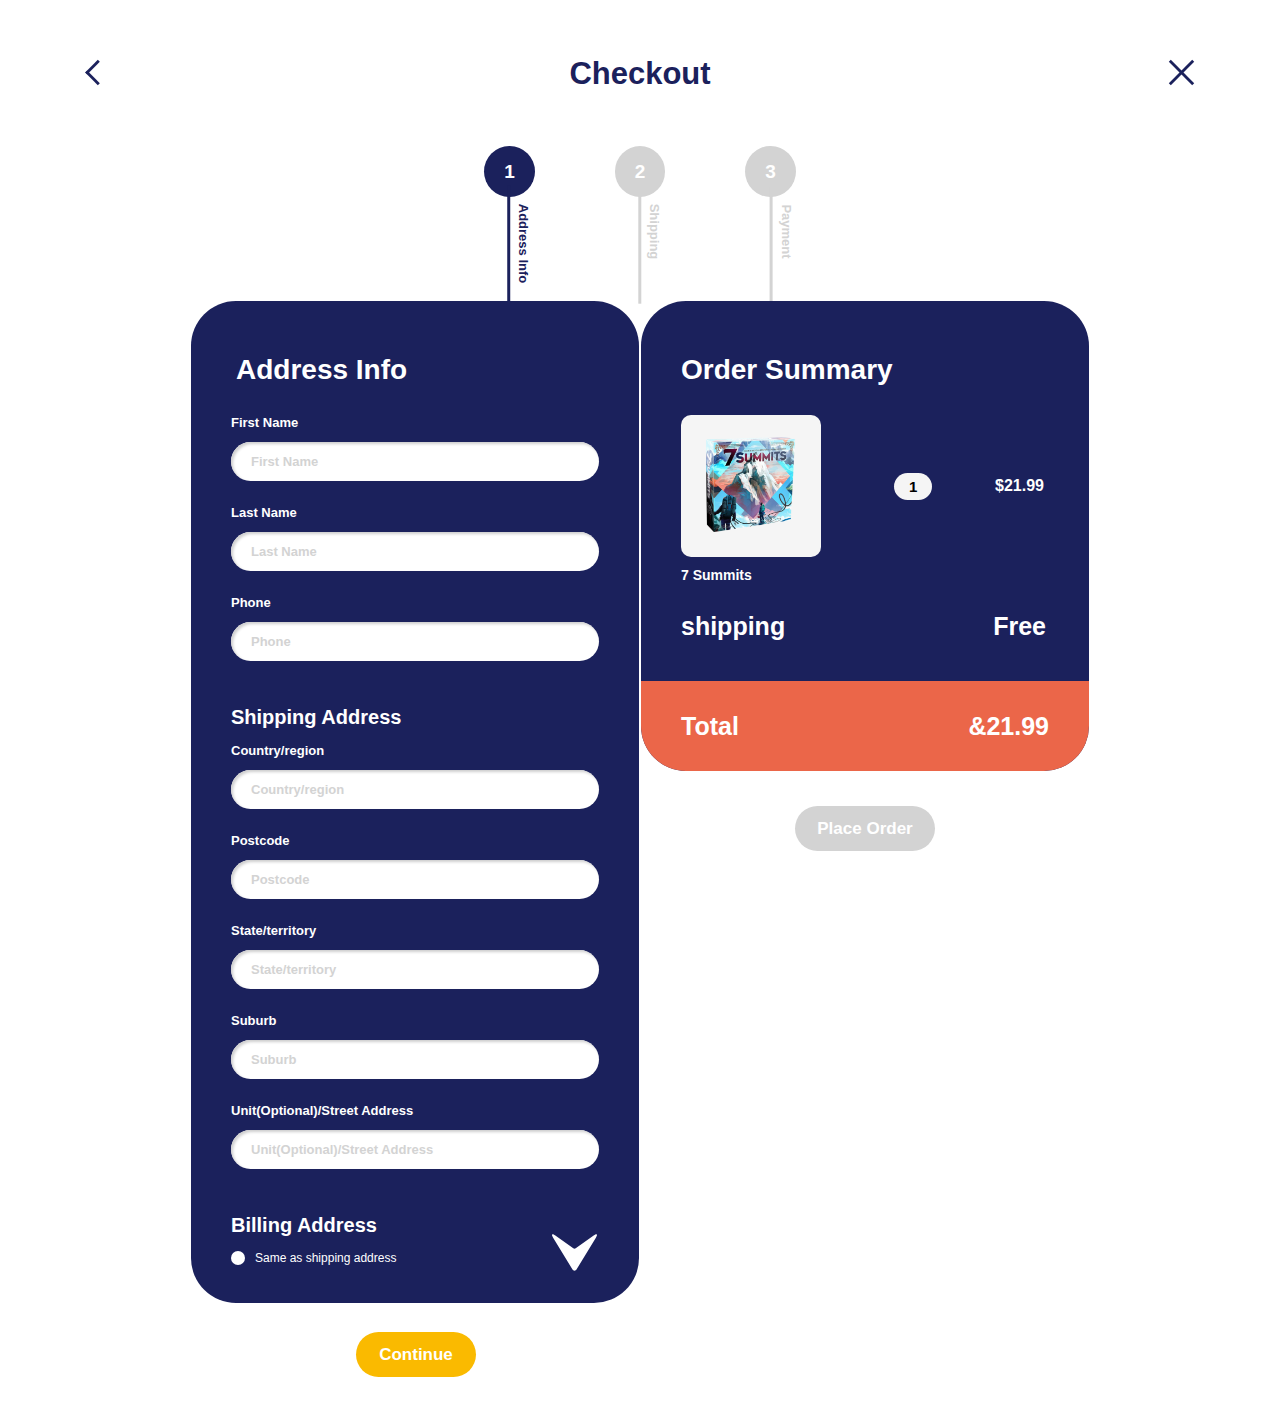
<file: checkout-1-address-info.html>
<!DOCTYPE html>
<html lang="en">

<head>
    <meta charset="UTF-8">
    <meta http-equiv="X-UA-Compatible" content="IE=edge">
    <meta name="viewport" content="width=device-width, initial-scale=1.0">
    <title>Document</title>
    <link rel="stylesheet" href="css-folder/reset.css">
    <link rel="stylesheet" href="css-folder/checkout/checkout-1/main-checkout-1-address-info.css">
    <script type="text/javascript" src="javascript-folder/checkout/checkout-1-address-info.js"></script>
</head>

<body>
    <div class="header">
        <ul class="header-content">
            <li>
                <div class="go_back back_to_previous">
                    <a href="index.html"><button><img src="img/back to previous page.svg" alt="" ></button></a>
                </div>
            </li>
            <li>
                <p>Checkout</p>
            </li>
            <li>
                <div class="go_back x_mark">
                    <a href="index.html"><button><img src="img/x mark.svg" alt="" class="x_mark"></button></a>
                </div>
            </li>
        </ul>

    </div>

    <div>
        <div class="process">
            <ul class="process-content">
                <li>
                    <p class="reached-stage">1</p>
                </li>
                <li>
                    <p class="unreached-stage">2</p>
                </li>
                <li>
                    <p class="unreached-stage">3</p>
                </li>
            </ul>
        </div>
        <div class="process-text">
            <ul class="process-text-line">
                <li>
                    <p class="reached-stage-text">Address Info</p>
                </li>
                <li>
                    <p class="unreached-stage-text">Shipping</p>
                </li>
                <li>
                    <p class="unreached-stage-text ust2">Payment</p>
                </li>
            </ul>
        </div>
    </div>

    <div class="checkoutsection1">
        <div class="whole-address-panel">
            <div class="address-panel">
                <div class="address-content">
                    <h1>Address Info</h1>
                    <form action="checkout-2-shipping-options.html" method="get">
                        <div class="txt_field">
                            <label>First Name</label>
                            <input type="text" id="firstname" name="firstname" required placeholder="First Name">
                        </div>
                        <div class="txt_field">
                            <label>Last Name</label>
                            <input type="text" id="surname" name="surname" required placeholder="Last Name">
                        </div>
                        <div class="txt_field">
                            <label>Phone</label>
                            <input type="tel" id="phone-number" name="phone-number" placeholder="Phone">
                        </div>

                        <h2>Shipping Address</h2>
                        <div class="txt_field">
                            <label>Country/region</label>
                            <input type="text" id="country" name="country" required placeholder="Country/region">
                        </div>
                        <div class="txt_field">
                            <label>Postcode</label>
                            <input type="text" id="postcode" name="postcode" placeholder="Postcode">
                        </div>
                        <div class="txt_field">
                            <label>State/territory</label>
                            <input type="text" id="state-territory" name="state-territory" placeholder="State/territory">
                        </div>
                        <div class="txt_field">
                            <label>Suburb</label>
                            <input type="text" id="suburb" name="suburb" placeholder="Suburb">
                        </div>
                        <div class="txt_field">
                            <label>Unit(Optional)/Street Address</label>
                            <input type="text" id="unit-streetAddress" name="unit-streetAddress" required placeholder="Unit(Optional)/Street Address">
                        </div>

                        <h2>Billing Address</h2>
                        <div class="dropdown">
                            <div class="checkbox">
                                <label class="switch">
                                    <input type="checkbox">
                                    <span class="slider"></span>
                                </label>
                                <p class="billing-address">Same as shipping address</p>
                            </div>
                            <img src="img/arrow.svg" alt="" class="arrow">

                        </div>

                        <div class="continue">
                            <input type="submit" value="Continue" onclick="handleSubmit()">
                        </div>
                    </form>
                </div>
            </div>


        </div>

        <div class="whole-order-summary-panel">
            <div class="order-summary-panel">
                <div class="order-summary-content">
                    <h1>Order Summary</h1>

                    <div class="product">
                        <div class="image">
                            <img src="img/img_productlists/product 5.png" alt="">
                        </div>

                        <div class="product-info">
                            <div class="numberofitem">
                                <p>1</p>
                            </div>
                            <div class="price">
                                <p class="price-for-this-item">$21.99</p>
                            </div>

                        </div>
                    </div>

                    <p class="product-name">7 Summits</p>

                    <div class="shipping">
                        <h2>shipping</h2>
                        <h2>Free</h2>
                    </div>
                </div>

                <div class="total">
                    <h3>Total</h3>
                    <h3>&21.99</h3>
                </div>
            </div>

            <div class="place-order">
                <input type="submit" value="Place Order">
            </div>
        </div>
    </div>


</body>

</html>
</file>
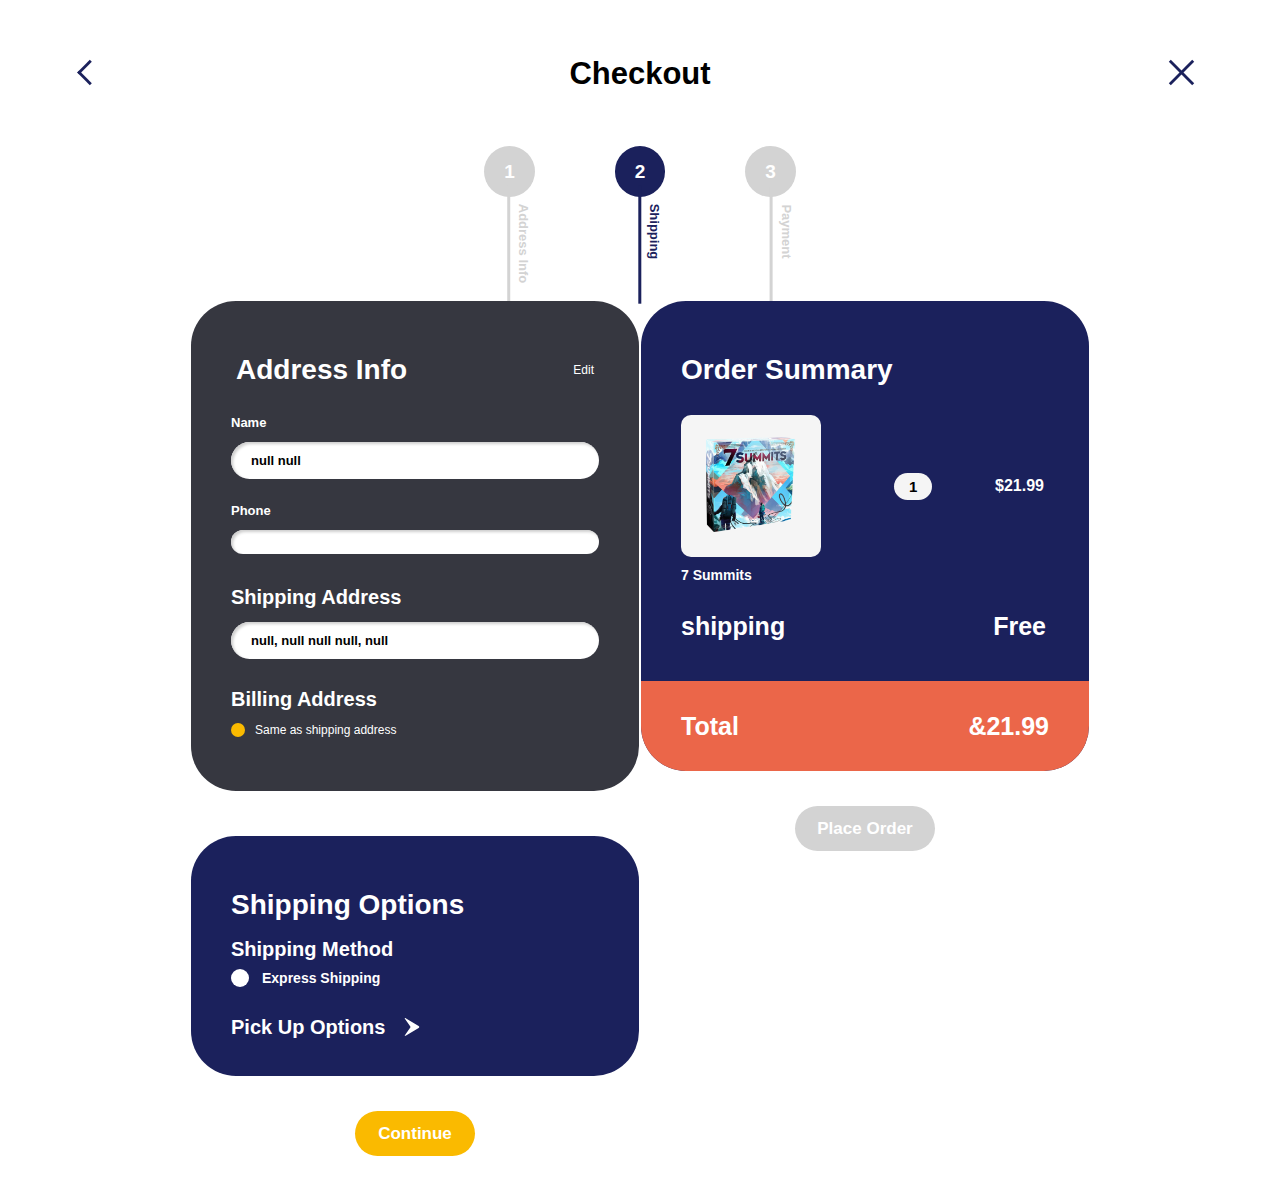
<file: checkout-2-shipping-options.html>
<!DOCTYPE html>
<html lang="en">

<head>
    <meta charset="UTF-8">
    <meta http-equiv="X-UA-Compatible" content="IE=edge">
    <meta name="viewport" content="width=device-width, initial-scale=1.0">
    <title>Document</title>
    <link rel="stylesheet" href="css-folder/reset.css">
    <link rel="stylesheet" href="css-folder/checkout/checkout-2/main-checkout-2-shipping-options.css">
    <script type="text/javascript" src="javascript-folder/checkout/checkout-2-shipping-options.js"></script>
</head>

<body>
    <div class="header">
        <ul class="header-content">
            <li>
                <div class="go_back back_to_previous">
                    <a href="checkout-1-address-info.html"><button><img src="img/back to previous page.svg" alt=""class="x_mark"></button></a>
                </div>
            </li>
            <li>
                <p>Checkout</p>
            </li>
            <li>
                <div class="go_back x_mark">
                    <a href="index.html"><button><img src="img/x mark.svg" alt="" class="x_mark"></button></a>
                </div>
            </li>
        </ul>

    </div>

    <div>
        <div class="process">
            <ul class="process-content">
                <li>
                    <p class="reached-stage">1</p>
                </li>
                <li>
                    <p class="unreached-stage reached-stage-2">2</p>
                </li>
                <li>
                    <p class="unreached-stage">3</p>
                </li>
            </ul>
        </div>
        <div class="process-text">
            <ul class="process-text-line">
                <li>
                    <p class="reached-stage-text">Address Info</p>
                </li>
                <li>
                    <p class="unreached-stage-text reached-stage-text-2">Shipping</p>
                </li>
                <li>
                    <p class="unreached-stage-text ust2">Payment</p>
                </li>
            </ul>
        </div>
    </div>

    <div class="checkoutsection">

        <div class="whole-address-panel">
            <div class="address-panel">
                <div class="address-content">
                    <div class="subheader-1">
                        <h1>Address Info</h1>
                        <a href="checkout-1-address-info.html">
                            <p>Edit</p>
                        </a>
                    </div>
                    <form action="checkout-3-payment-methods.html" method="get">
                        <div class="finished_txt_field">
                            <label>Name</label>
                                <p><span id="result-fullname" /></p>
                        </div>

                        <div class="finished_txt_field">
                            <label>Phone</label>
                            <p><span id="result-phone-number" /></p>
                        </div>

                        <div class="finished_txt_field_shipping">
                            <h2>Shipping Address</h2>
                            <p><span id="result-address" /></p>
                        </div>
                        <div class="billingsection">
                            <h2>Billing Address</h2>
                            <div class="dropdown">
                                <div class="checkbox">
                                    <label class="switch">
                                        <input type="checkbox">
                                        <span class="slider"></span>
                                    </label>
                                    <p class="billing-address">Same as shipping address</p>
                                </div>
                            </div>
                        </div>
                    </form>
                </div>
            </div>

            <div class="shipping-options-panel">
                <div class="shipping-options-content">
                    <h1>Shipping Options</h1>
                    <form method="post">
                        <h2>Shipping Method</h2>

                        <div class="checkbox-1">
                            <label class="switch-1">
                                <input type="checkbox">
                                <span class="slider-1"></span>
                            </label>
                            <p class="billing-address">Express Shipping</p>
                        </div>

                        <div class="dropdown-1">
                            <h2>Pick Up Options</h2>
                            <img src="img/arrow.svg" alt="" class="face-right-arrow">
                        </div>
                    </form>
                </div>
            </div>

            <div class="continue">
                <a href="checkout-3-payment-methods.html">
                    <input type="submit" value="Continue">
                </a>
            </div>
        </div>

        <div class="whole-order-summary-panel">
            <div class="order-summary-panel">
                <div class="order-summary-content">
                    <h1>Order Summary</h1>

                    <div class="product">
                        <div class="image">
                            <img src="img/img_productlists/product 5.png" alt="">
                        </div>

                        <div class="product-info">
                            <div class="numberofitem">
                                <p>1</p>
                            </div>
                            <div class="price">
                                <p class="price-for-this-item">$21.99</p>
                            </div>

                        </div>
                    </div>

                    <p class="product-name">7 Summits</p>

                    <div class="shipping">
                        <h2>shipping</h2>
                        <h2>Free</h2>
                    </div>
                </div>

                <div class="total">
                    <h3>Total</h3>
                    <h3>&21.99</h3>
                </div>
            </div>
            <div class="place-order">
                <input type="submit" value="Place Order">
            </div>
        </div>
    </div>
</body>

</html>
</file>
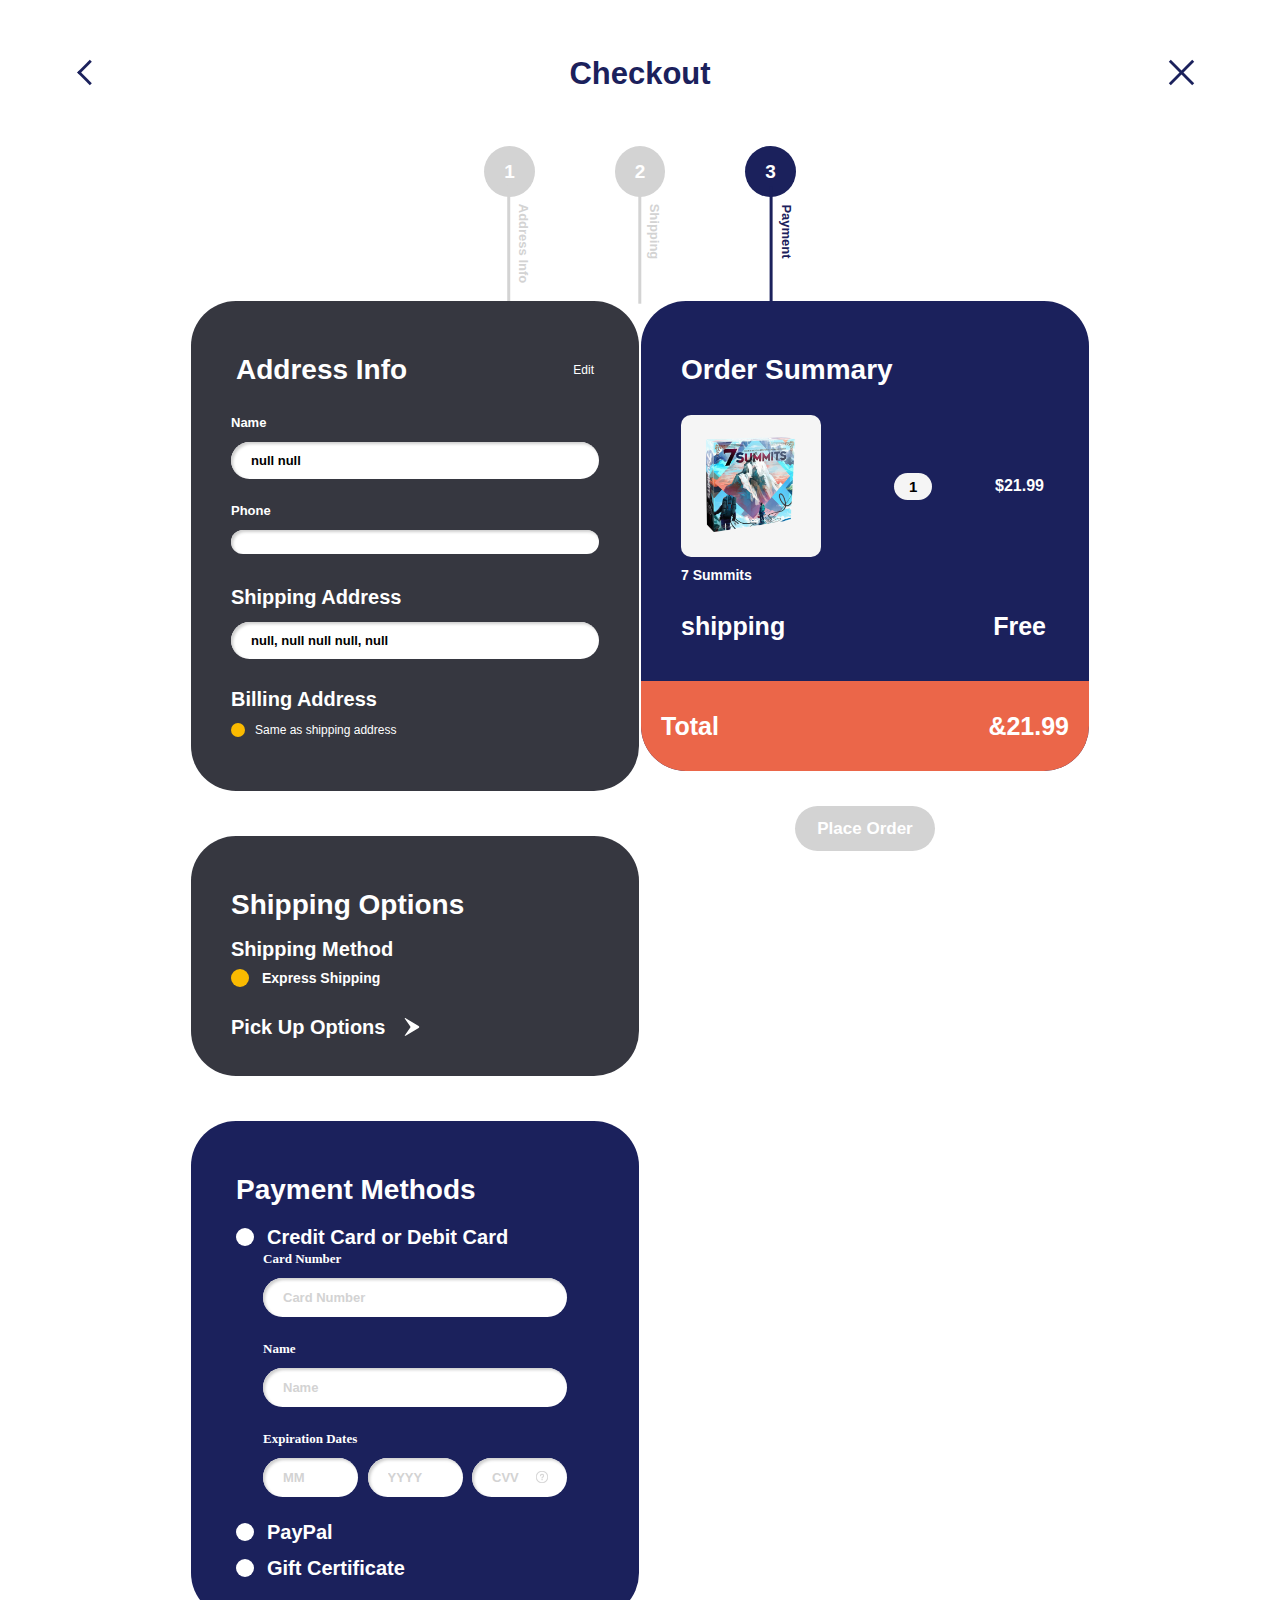
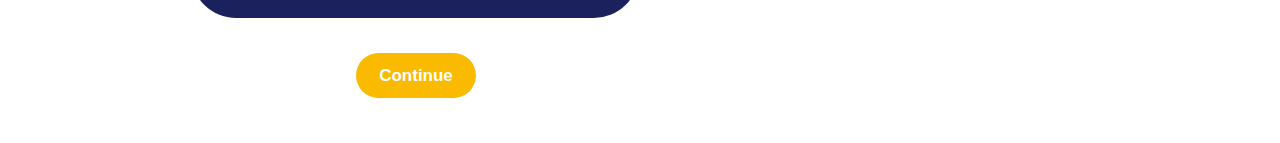
<file: checkout-3-payment-methods.html>
<!DOCTYPE html>
<html lang="en">

<head>
    <meta charset="UTF-8">
    <meta http-equiv="X-UA-Compatible" content="IE=edge">
    <meta name="viewport" content="width=device-width, initial-scale=1.0">
    <title>Document</title>
    <link rel="stylesheet" href="css-folder/reset.css">
    <link rel="stylesheet" href="css-folder/checkout/checkout-3/main-checkout-3-payment-methods.css">
</head>

<body>
    <div class="header">
        <ul class="header-content">
            <li>
                <div class="go_back back_to_previous">
                    <a href="checkout-2-shipping-options.html"><button><img src="img/back to previous page.svg" alt="" class="x_mark"></button></a>
                </div>
            </li>
            <li>
                <p>Checkout</p>
            </li>
            <li>
                <div class="go_back x_mark">
                    <a href="index.html"><button><img src="img/x mark.svg" alt="" class="x_mark"></button></a>
                </div>
            </li>
        </ul>

    </div>

    <div>
        <div class="process">
            <ul class="process-content">
                <li>
                    <p class="reached-stage">1</p>
                </li>
                <li>
                    <p class="unreached-stage">2</p>
                </li>
                <li>
                    <p class="unreached-stage reached-stage-3">3</p>
                </li>
            </ul>
        </div>
        <div class="process-text">
            <ul class="process-text-line">
                <li>
                    <p class="reached-stage-text">Address Info</p>
                </li>
                <li>
                    <p class="unreached-stage-text">Shipping</p>
                </li>
                <li>
                    <p class="unreached-stage-text ust2 reached-stage-text-3">Payment</p>
                </li>
            </ul>
        </div>
    </div>

    <div class="checkoutsection">

        <div class="whole-address-panel">
            <div class="address-panel">
                <div class="address-content">
                    <div class="subheader-1">
                        <h1>Address Info</h1>
                        <a href="checkout-1-address-info.html">
                            <p>Edit</p>
                        </a>
                    </div>
                    <form method="get">
                        <div class="finished_txt_field">
                            <label>Name</label>
                            <p><span id="result-fullname" /></p>
                        </div>

                        <div class="finished_txt_field">
                            <label>Phone</label>
                            <p><span id="result-phone-number" /></p>
                        </div>

                        <div class="finished_txt_field_shipping">
                            <h2>Shipping Address</h2>
                            <p><span id="result-address" /></p>
                        </div>
                        <div class="billingsection">
                            <h2>Billing Address</h2>
                            <div class="dropdown">
                                <div class="checkbox">
                                    <label class="switch">
                                        <input type="checkbox">
                                        <span class="slider"></span>
                                    </label>
                                    <p class="billing-address">Same as shipping address</p>
                                </div>
                            </div>
                        </div>
                    </form>
                </div>
            </div>

            <div class="shipping-options-panel">
                <div class="shipping-options-content">
                    <h1>Shipping Options</h1>
                    <form method="post">
                        <h2>Shipping Method</h2>

                        <div class="checkbox-1">
                            <label class="switch-1">
                                <input type="checkbox">
                                <span class="slider"></span>
                            </label>
                            <p class="billing-address">Express Shipping</p>
                        </div>

                        <div class="dropdown-1">
                            <h2>Pick Up Options</h2>
                            <img src="img/arrow.svg" alt="" class="face-right-arrow">
                        </div>
                    </form>
                </div>
            </div>
            <form action="checkout-4-order-summary.html" method="get">
                <div class="payment-methods-panel">
                    <div class="payment-methods-content">
                        <h1>Payment Methods</h1>
                        <div class="paymentinfo">
                            <div class="credit-card-debit-card">
                                <div class="checkbox-3">
                                    <label class="switch-3">
                                        <input type="checkbox">
                                        <span class="slider-1"></span>
                                    </label>
                                    <h2>Credit Card or Debit Card</h2>
                                </div>
                                <div class="card-info">
                                    <div class="txt_field">
                                        <label>Card Number</label>
                                        <input type="text" id="card-number" name="card-number" required
                                            placeholder="Card Number">
                                    </div>
                                    <div class="txt_field">
                                        <label>Name</label>
                                        <input type="text" id="name-on-card" name="name-on-card" placeholder="Name">
                                    </div>
                                    <div class="txt_field">
                                        <label>Expiration Dates</label>
                                        <div class="expiration-dates">
                                            <input type="text" id="MM" name="MM" placeholder="MM">
                                            <input type="text" id="YYYY" name="YYYY" placeholder="YYYY">
                                            <input type="text" id="CVV" name="CVV" placeholder="CVV">
                                        </div>
                                    </div>
                                </div>
                            </div>

                            <div class="cvv">
                                <img src="img/question.png" alt="">
                            </div>

                            <div class="checkbox-3 pay-in-other-way">
                                <label class="switch-3">
                                    <input type="checkbox">
                                    <span class="slider-1"></span>
                                </label>
                                <h2>PayPal</h2>
                            </div>
                            <div class="checkbox-3 pay-in-other-way">
                                <label class="switch-3">
                                    <input type="checkbox">
                                    <span class="slider-1"></span>
                                </label>
                                <h2>Gift Certificate</h2>
                            </div>
                        </div>
                    </div>
                </div>

                <div class="continue">
                    <input type="submit" value="Continue" onclick="handleSubmit()">
                </div>
            </form>
        </div>

        <div class="whole-order-summary-panel">
            <div class="order-summary-panel">
                <div class="order-summary-content">
                    <h1>Order Summary</h1>

                    <div class="product">
                        <div class="image">
                            <img src="img/img_productlists/product 5.png" alt="">
                        </div>

                        <div class="product-info">
                            <div class="numberofitem">
                                <p>1</p>
                            </div>
                            <div class="price">
                                <p class="price-for-this-item">$21.99</p>
                            </div>

                        </div>
                    </div>

                    <p class="product-name">7 Summits</p>

                    <div class="shipping">
                        <h2>shipping</h2>
                        <h2>Free</h2>
                    </div>
                </div>

                <div class="total">
                    <h3>Total</h3>
                    <h3>&21.99</h3>
                </div>
            </div>
            <div class="place-order">
                <input type="submit" value="Place Order">
            </div>
        </div>
    </div>

    <script src="javascript-folder/checkout/checkout-3-payment-methods.js"></script>
</body>

</html>
</file>
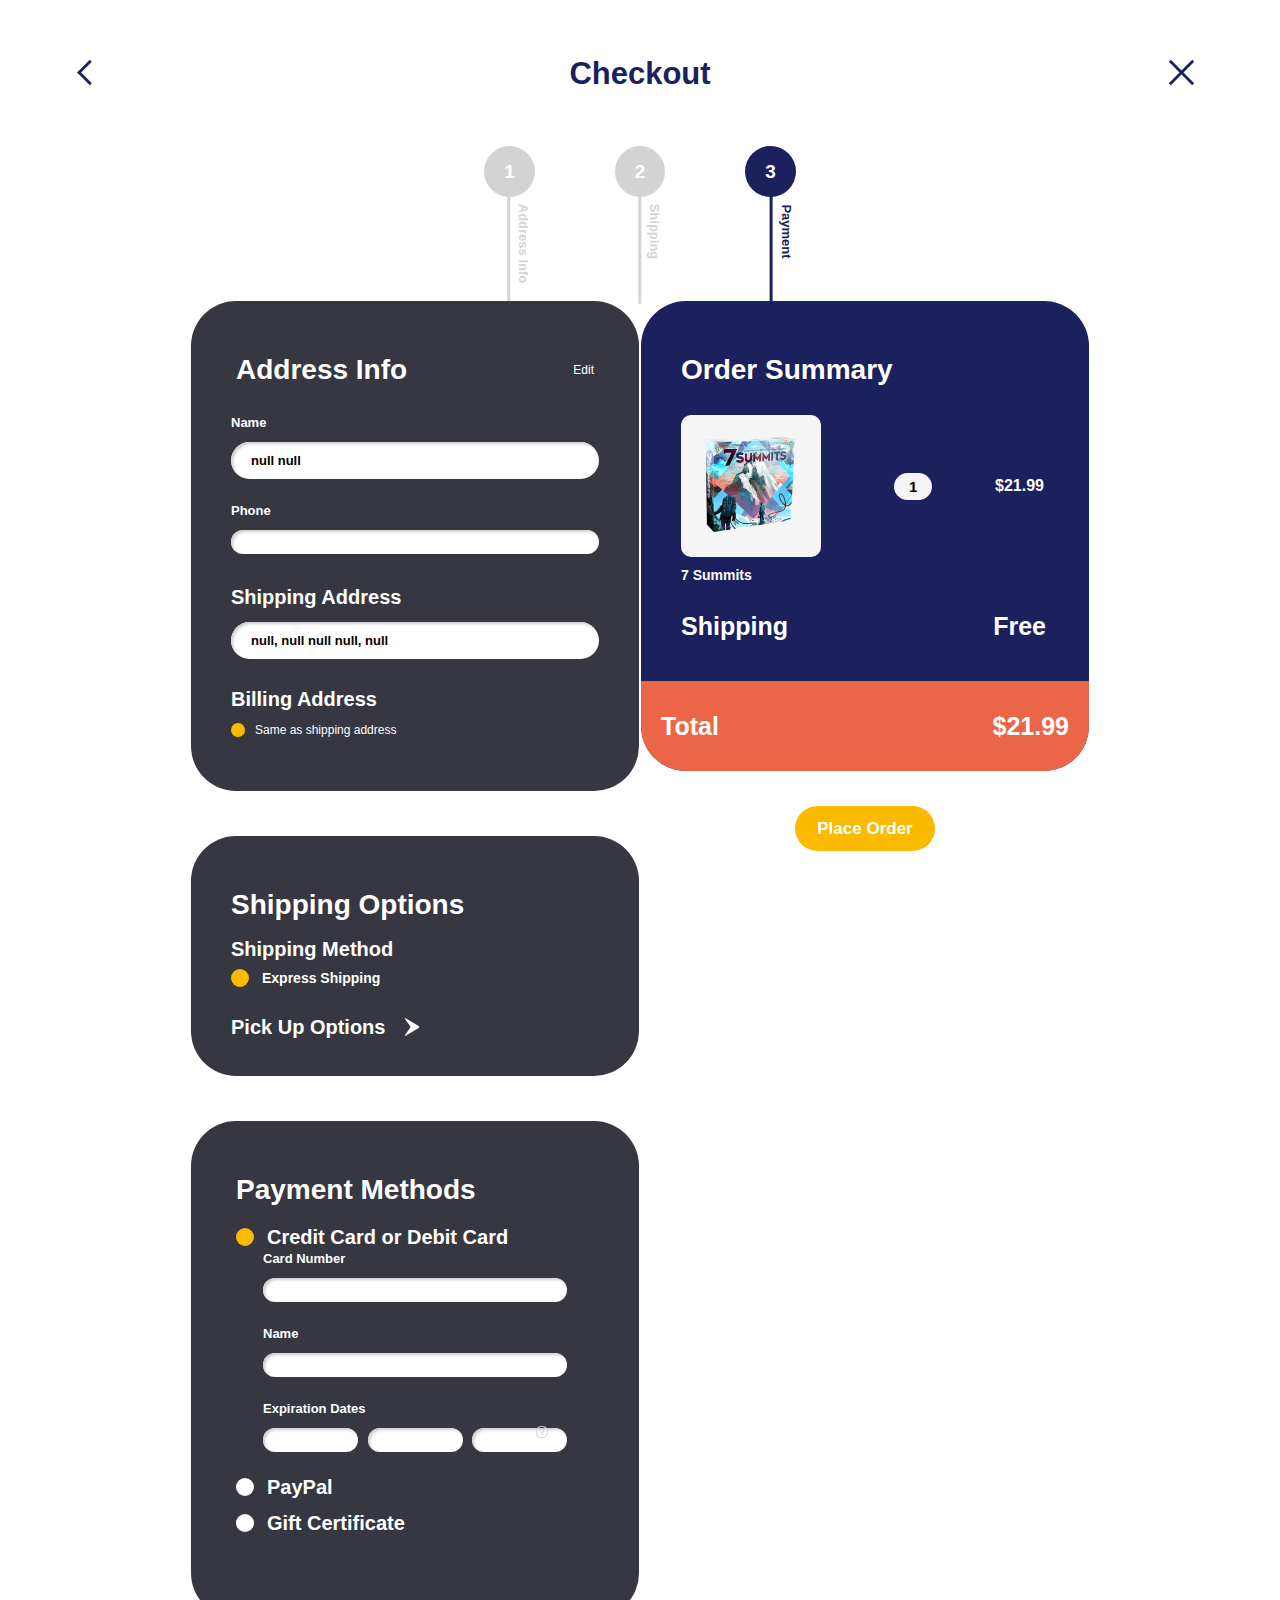
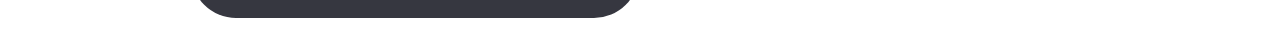
<file: checkout-4-order-summary.html>
<!DOCTYPE html>
<html lang="en">

<head>
    <meta charset="UTF-8">
    <meta http-equiv="X-UA-Compatible" content="IE=edge">
    <meta name="viewport" content="width=device-width, initial-scale=1.0">
    <title>Document</title>
    <link rel="stylesheet" href="css-folder/reset.css">
    <link rel="stylesheet" href="css-folder/checkout/checkout-4/main-checkout-4-order-summary.css">
</head>

<body>
    <div class="header">
        <ul class="header-content">
            <li>
                <div class="go_back back_to_previous">
                    <a href="checkout-3-payment-methods.html"><button><img src="img/back to previous page.svg" alt="" class="x_mark"></button></a>
                </div>
            </li>
            <li> 
                <p>Checkout</p>
            </li>
            <li>
                <div class="go_back x_mark">
                    <a href="index.html"><button><img src="img/x mark.svg" alt="" class="x_mark"></button></a>
                </div>
            </li>
        </ul>

    </div>

    <div>
        <div class="process">
            <ul class="process-content">
                <li>
                    <p class="reached-stage">1</p>
                </li>
                <li>
                    <p class="unreached-stage">2</p>
                </li>
                <li>
                    <p class="unreached-stage reached-stage-3">3</p>
                </li>
            </ul>
        </div>
        <div class="process-text">
            <ul class="process-text-line">
                <li>
                    <p class="reached-stage-text">Address Info</p>
                </li>
                <li>
                    <p class="unreached-stage-text">Shipping</p>
                </li>
                <li>
                    <p class="unreached-stage-text ust2 reached-stage-text-3">Payment</p>
                </li>
            </ul>
        </div>
    </div>

    <div class="checkoutsection">

        <div class="whole-address-panel">
            <div class="address-panel">
                <div class="address-content">
                    <div class="subheader-1">
                        <h1>Address Info</h1>
                        <a href="checkout-1-address-info.html">
                            <p>Edit</p>
                        </a>
                    </div>
                    <form method="post">
                        <div class="finished_txt_field">
                            <label>Name</label>
                            <p><span id="result-fullname" /></p>
                        </div>

                        <div class="finished_txt_field">
                            <label>Phone</label>
                            <p><span id="result-phone-number" /></p>
                        </div>

                        <div class="finished_txt_field_shipping">
                            <h2>Shipping Address</h2>
                            <p><span id="result-address" /></p>
                        </div>
                        <div class="billingsection">
                            <h2>Billing Address</h2>
                            <div class="dropdown">
                                <div class="checkbox">
                                    <label class="switch">
                                        <input type="checkbox">
                                        <span class="slider"></span>
                                    </label>
                                    <p class="billing-address">Same as shipping address</p>
                                </div>
                            </div>
                        </div>
                    </form>
                </div>
            </div>

            <div class="shipping-options-panel">
                <div class="shipping-options-content">
                    <h1>Shipping Options</h1>
                    <form method="post">
                        <h2>Shipping Method</h2>

                        <div class="checkbox-1">
                            <label class="switch-1">
                                <input type="checkbox">
                                <span class="slider"></span>
                            </label>
                            <p class="billing-address">Express Shipping</p>
                        </div>

                        <div class="dropdown-1">
                            <h2>Pick Up Options</h2>
                            <img src="img/arrow.svg" alt="" class="face-right-arrow">
                        </div>
                    </form>
                </div>
            </div>

            <div class="payment-methods-panel">
                <div class="payment-methods-content">
                    <h1>Payment Methods</h1>
                    <form method="post">
                        <div class="credit-card-debit-card">
                            <div class="checkbox-3">
                                <label class="switch-3">
                                    <input type="checkbox">
                                    <span class="slider"></span>
                                </label>
                                <h2>Credit Card or Debit Card</h2>
                            </div>
                            <div class="card-info">
                                <div class="txt_field">
                                    <label>Card Number</label>
                                    <p><span id="result-card-number" /></p>
                                </div>
                                <div class="txt_field">
                                    <label>Name</label>
                                    <p><span id="result-name-on-card" /></p>
                                </div>
                                <div class="txt_field">
                                    <label>Expiration Dates</label>
                                    <div class="expiration-dates">
                                        <p><span id="MM" /></p>
                                        <p><span id="YYYY" /></p>
                                        <p><span id="CVV" /></p>

                                    </div>
                                </div>
                            </div>
                        </div>
                        
                        <div class="cvv">
                            <img src="img/question.png" alt="">
                        </div>

                        <div class="checkbox-3 pay-in-other-way">
                            <label class="switch-3">
                                <input type="checkbox">
                                <span class="slider-1"></span>
                            </label>
                            <h2>PayPal</h2>
                        </div>
                        <div class="checkbox-3 pay-in-other-way">
                            <label class="switch-3">
                                <input type="checkbox">
                                <span class="slider-1"></span>
                            </label>
                            <h2>Gift Certificate</h2>
                        </div>
                    </form>
                </div>
            </div>

        </div>

        <div class="whole-order-summary-panel">
            <div class="order-summary-panel">
                <div class="order-summary-content">
                    <h1>Order Summary</h1>

                    <div class="product">
                        <div class="image">
                            <img src="img/img_productlists/product 5.png" alt="">
                        </div>

                        <div class="product-info">
                            <div class="numberofitem">
                                <p>1</p>
                            </div>
                            <div class="price">
                                <p class="price-for-this-item">$21.99</p>
                            </div>

                        </div>
                    </div>

                    <p class="product-name">7 Summits</p>

                    <div class="shipping">
                        <h2>Shipping</h2>
                        <h2>Free</h2>
                    </div>
                </div>

                <div class="total">
                    <h3>Total</h3>
                    <h3>$21.99</h3>
                </div>
            </div>
            <form action="order-confirmation.html" method="get">
            <div class="place-order">
                <input type="submit" value="Place Order">
            </form>
            </div>
        </div>
    </div>

    <script src="javascript-folder/checkout/checkout-4-order-summary.js"></script>
</body>

</html>
</file>
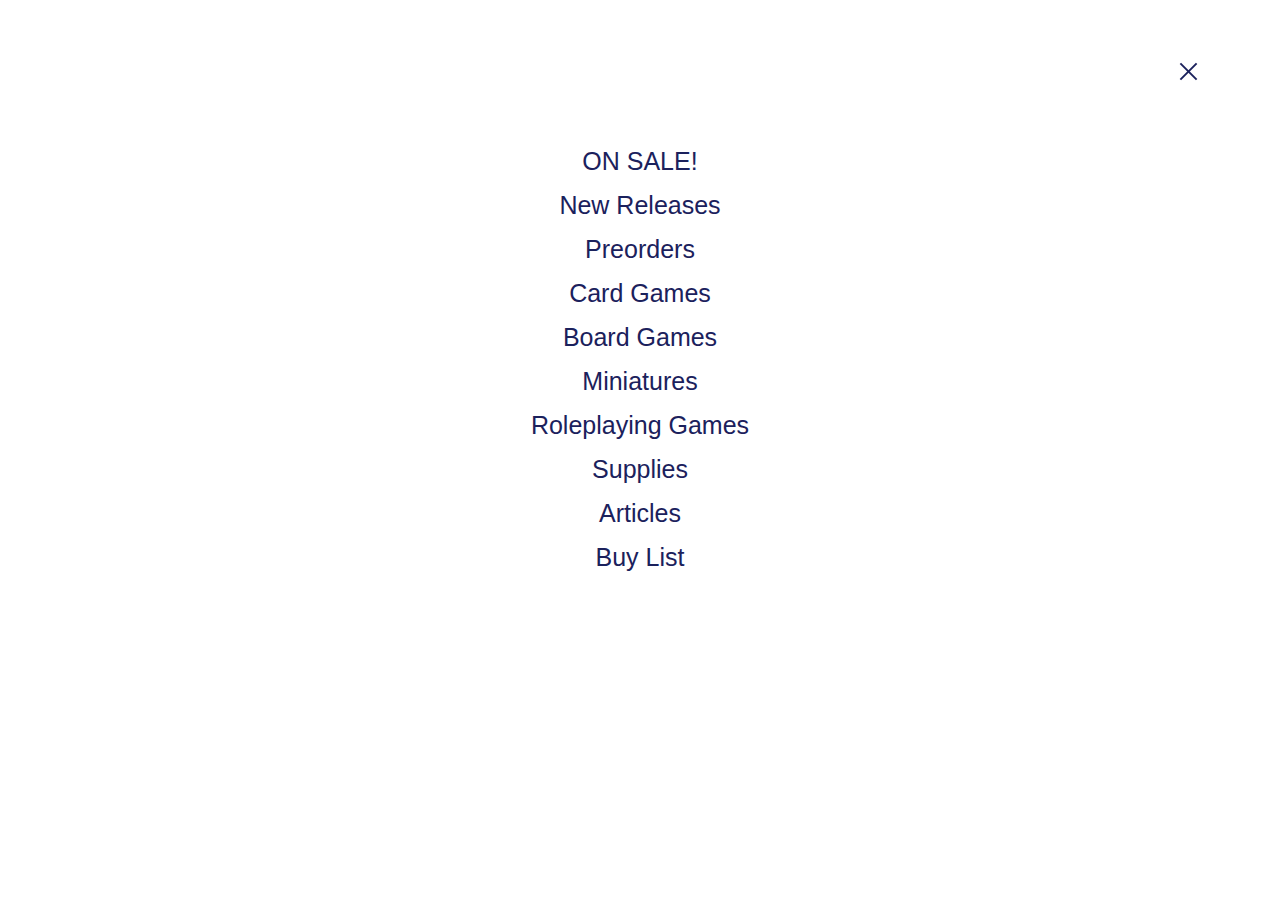
<file: navigation.html>
<!DOCTYPE html>
<html lang="en">

<head>
    <meta charset="UTF-8">
    <meta http-equiv="X-UA-Compatible" content="IE=edge">
    <meta name="viewport" content="width=device-width, initial-scale=1.0">
    <title>navigation</title>
    <link rel="stylesheet" href="css-folder/navigation/main-navigation.css">
    <link rel="stylesheet" href="https://use.fontawesome.com/releases/v5.15.4/css/all.css" />
</head>

<body>
    <div class="navigation">
        <section id="navpage-content">
            <div class="go_back">
                <button onclick="goBack()"><img src="img/x mark.svg" alt="" class="x_mark"></button>
            </div>
            <nav>
                <ul id="navpage">
                    <li><a href="#">
                            <p>ON SALE!</p>
                        </a></li>
                    <li><a href="#">
                            <p>New Releases</p>
                        </a></li>
                    <li><a href="#">
                            <p>Preorders</p>
                        </a></li>
                    <li><a href="#">
                            <p>Card Games</p>
                        </a></li>
                    <li><a href="board-games-product-lists.html">
                            <p>Board Games</p>
                        </a></li>
                    <li><a href="#">
                            <p>Miniatures</p>
                        </a></li>
                    <li><a href="#">
                            <p>Roleplaying Games</p>
                        </a></li>
                    <li><a href="#">
                            <p>Supplies</p>
                        </a></li>
                    <li><a href="#">
                            <p>Articles</p>
                        </a></li>
                    <li><a href="#">
                            <p>Buy List</p>
                        </a></li>
                </ul>
            </nav>
        </section>
    </div>
    <script src="javascript-folder/navigation.js"></script>
</body>

</html>
</file>
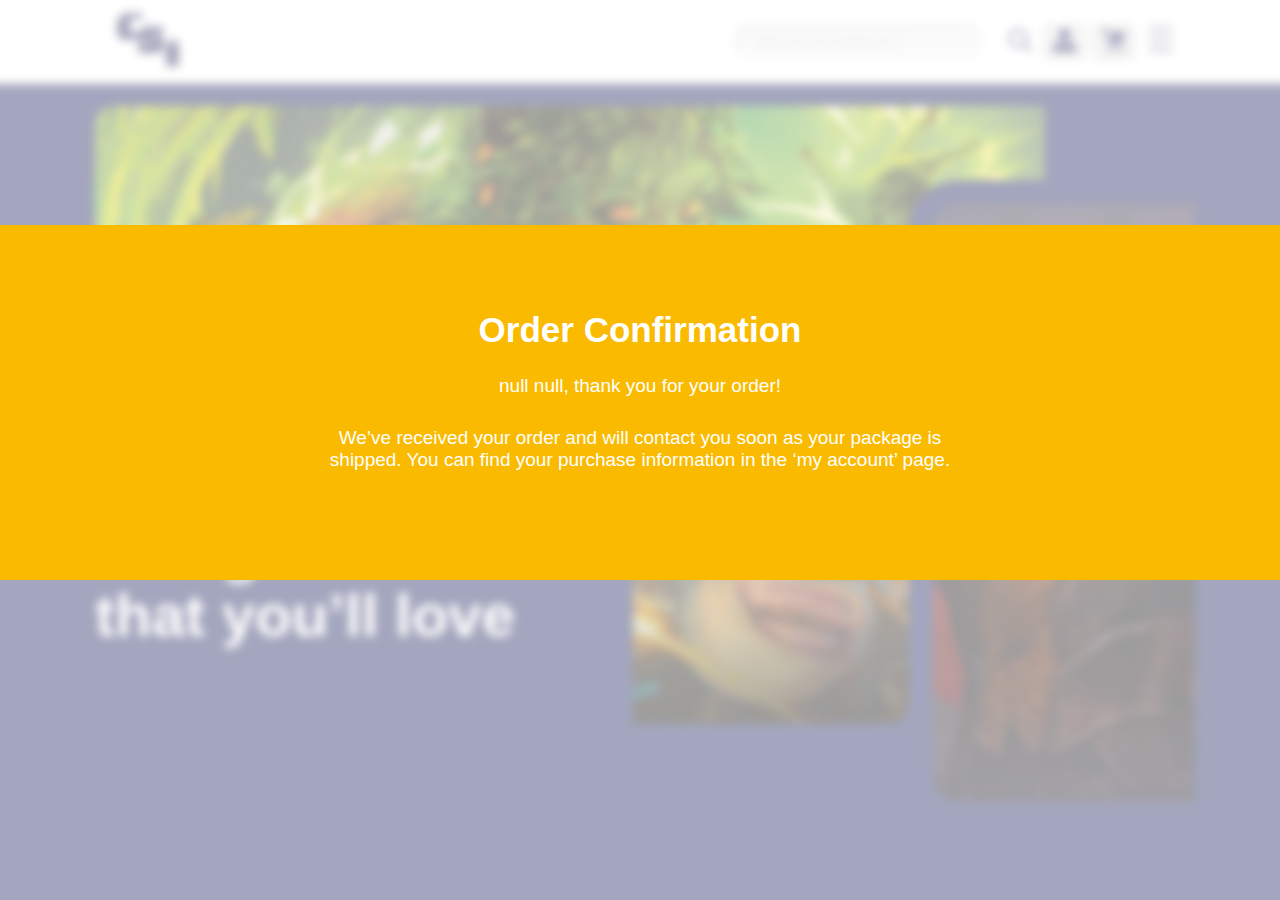
<file: order-confirmation.html>
<!DOCTYPE html>
<html lang="en">
<head>
    <meta charset="UTF-8">
    <meta http-equiv="X-UA-Compatible" content="IE=edge">
    <meta name="viewport" content="width=device-width, initial-scale=1.0">
    <title>Document</title>
    <link rel="stylesheet" href="css-folder/orderConfirmation/main-order-confirmation.css">
</head>
<body>
    <div class="header">
        <section id="header-content">
            <a href="index.html"><img src="img/logo.png" class="logo" alt=""></a>

            <nav>
                <ul id="navbar">
                    <li>
                        <div>
                            <form action="https://www.google.com/search" method="get" class="search-bar">
                                <input type="text" placeholder="what are you looking for ?" name="q">
                                <button type="submit"><img src="img/search.svg"></button>
                            </form>
                        </div>
                    </li>
                    <li>
                        <div class="login-button">
                            <button id="login-close-panel">
                                <i><img src="img/profile.svg" alt="" class="profile"></i>
                            </button>
                        </div>
                    </li>

                    <li>
                        <div class="cart-button">
                            <button id="open-panel">
                                <i class="bi bi-cart2"><img src="img/cart.svg" alt="" class="cart"></i>
                            </button>
                        </div>
                    </li>
                    <li><a href="navigation.html"> <img src="img/hamburger icon.svg" alt="" class="hamburger-icon"></a>
                    </li>
                </ul>
            </nav>
        </section>
    </div>


    <section id="hero">
        <img src="img/homepage img_1.jpg" class="homepage_img_1" alt="">
        <div id="hero_1">
            <div>
                <p class="slogan_1"> Fun games </p>
                <p class="slogan_2"> that you’ll love </p>
            </div>
            <div id="homepage_img_2and3">
                <img src="img/homepage img_2.png" class="homepage_img_2" alt="">
                <img src="img/homepage img_3.jpg" class="homepage_img_3" alt="">
            </div>
        </div>



    </section>

    <div class="whole-login-panel">
        <div class="login-panel-background"></div>

        <a href="index.html"><div class="login-panel">
            <div class="login-content">
                <h1>Order Confirmation</h1>
                <p class="p1"><span id="result-fullname" /></p>
                <p class="p2">We’ve received your order and will contact you soon as your package is 
                    shipped. You can find your purchase information in the ‘my account’ page.</p>
            </div>
        </div></a>
    </div>

    <script src="javascript-folder/order-confirmation.js"></script>
</body>
</html>
</file>
<file: css-folder/homepage/main-homepage.css>
@import url(color-homepage.css);
@import url(typegraphy-homepage.css);
@import url(layout-homepage.css);
</file>
<file: css-folder/7SummitsProductPage/main-7-Summits-product-page1.css>
@import url(color-7-Summits-product-page.css);
@import url(typegraphy-7-Summits-product-page.css);
@import url(layout-7-Summits-product-page.css);
</file>
<file: css-folder/BoardGamesProductLists/main-productlists.css>
@import url(colour-BoardGamesProductLists.css);
@import url(typegraphy-BoardGamesProductLists.css);
@import url(layout-BoardGamesProductLists.css);
</file>
<file: css-folder/checkout/checkout-1/main-checkout-1-address-info.css>
@import url(color-checkout-1-address-info.css);
@import url(typegraphy-checkout-1-address-info.css);
@import url(layout-checkout-1-address-info.css);
</file>
<file: css-folder/checkout/checkout-2/main-checkout-2-shipping-options.css>
@import url(color-checkout-2-shipping-options.css);
@import url(typegraphy-checkout-2-shipping-options.css);
@import url(layout-checkout-2-shipping-options.css);
</file>
<file: css-folder/checkout/checkout-3/main-checkout-3-payment-methods.css>
@import url(color-checkout-3-payment-methods.css);
@import url(typegraphy-checkout-3-payment-methods.css);
@import url(layout-checkout-3-payment-methods.css);
</file>
<file: css-folder/checkout/checkout-4/main-checkout-4-order-summary.css>
@import url(color-checkout-4-order-summary.css);
@import url(typegraphy-checkout-4-order-summary.css);
@import url(layout-checkout-4-order-summary.css);
</file>
<file: css-folder/navigation/main-navigation.css>
@import url(color-navigation.css);
@import url(typegraphy-navigation.css);
@import url(layout-navigation.css);
</file>
<file: css-folder/orderConfirmation/main-order-confirmation.css>
@import url(color-order-confirmation.css);
@import url(typegraphy-order-confirmation.css);
@import url(layout-order-confirmation.css);
</file>
